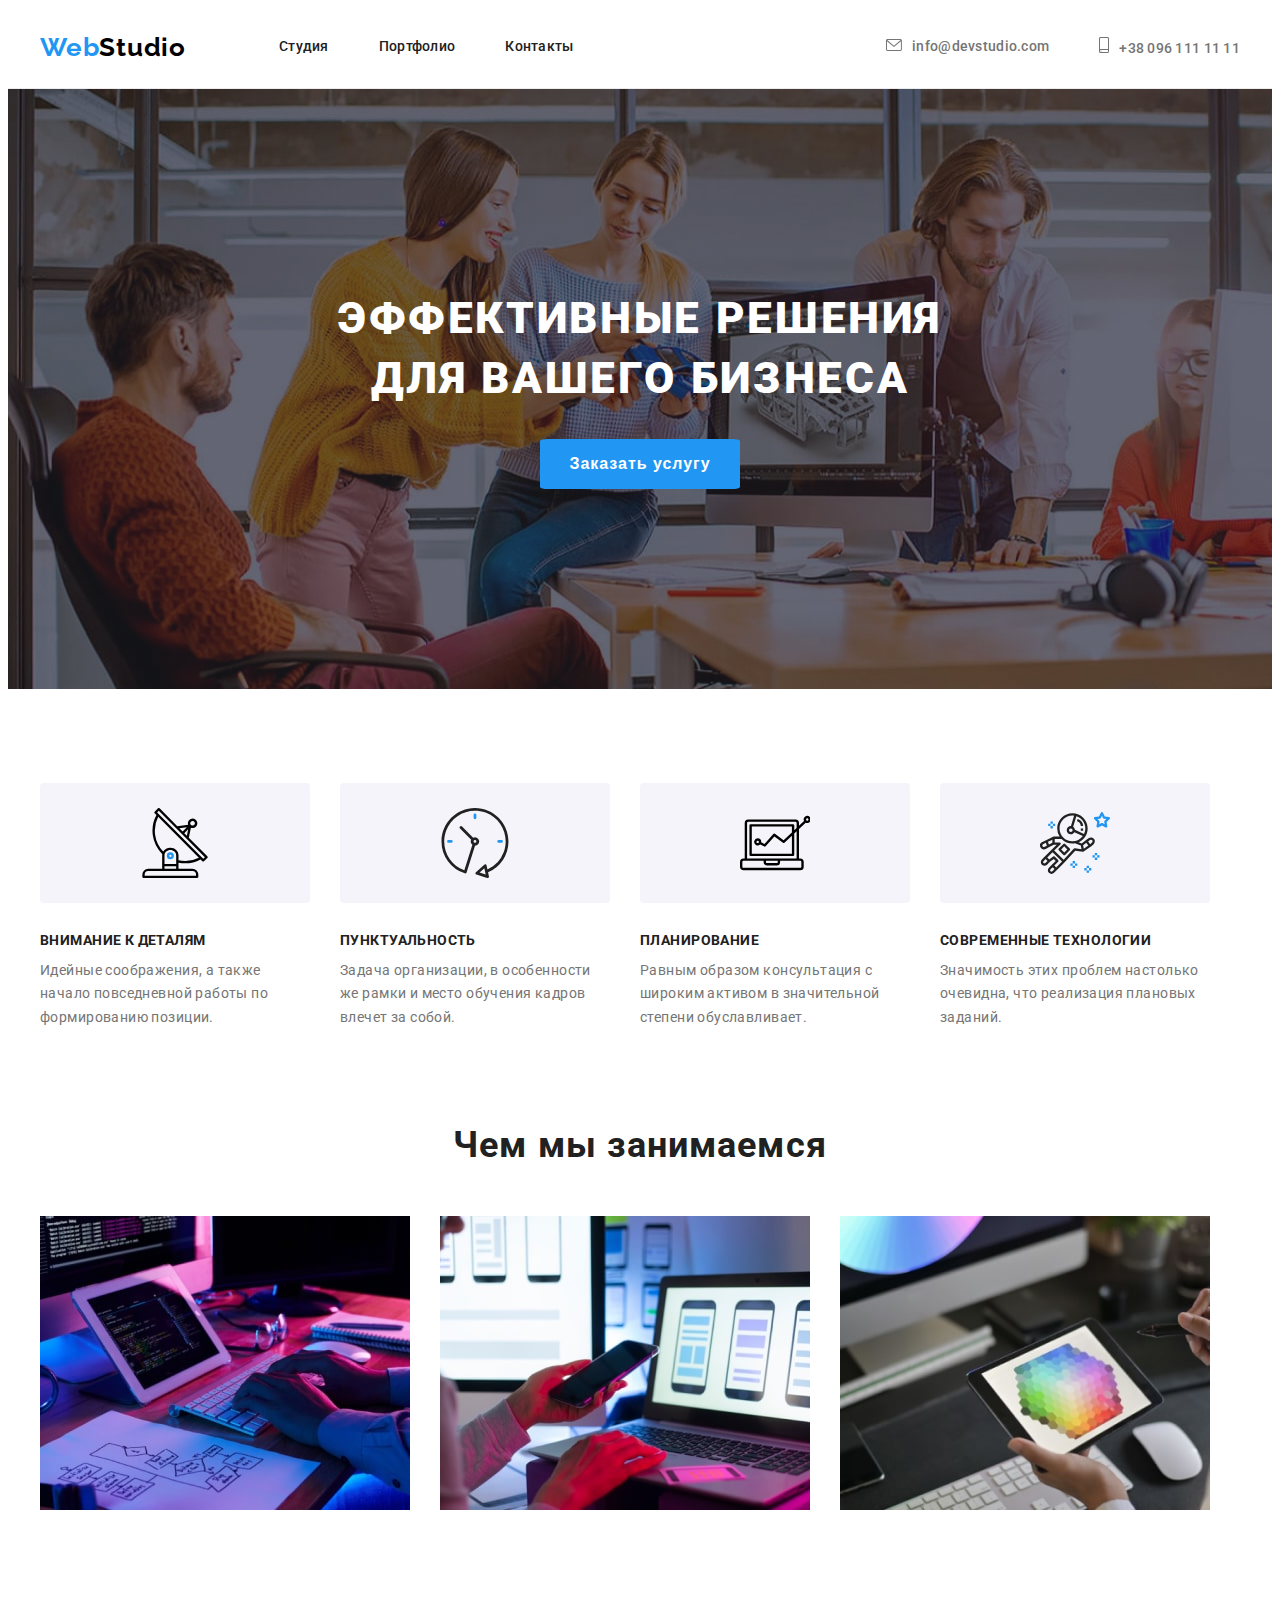
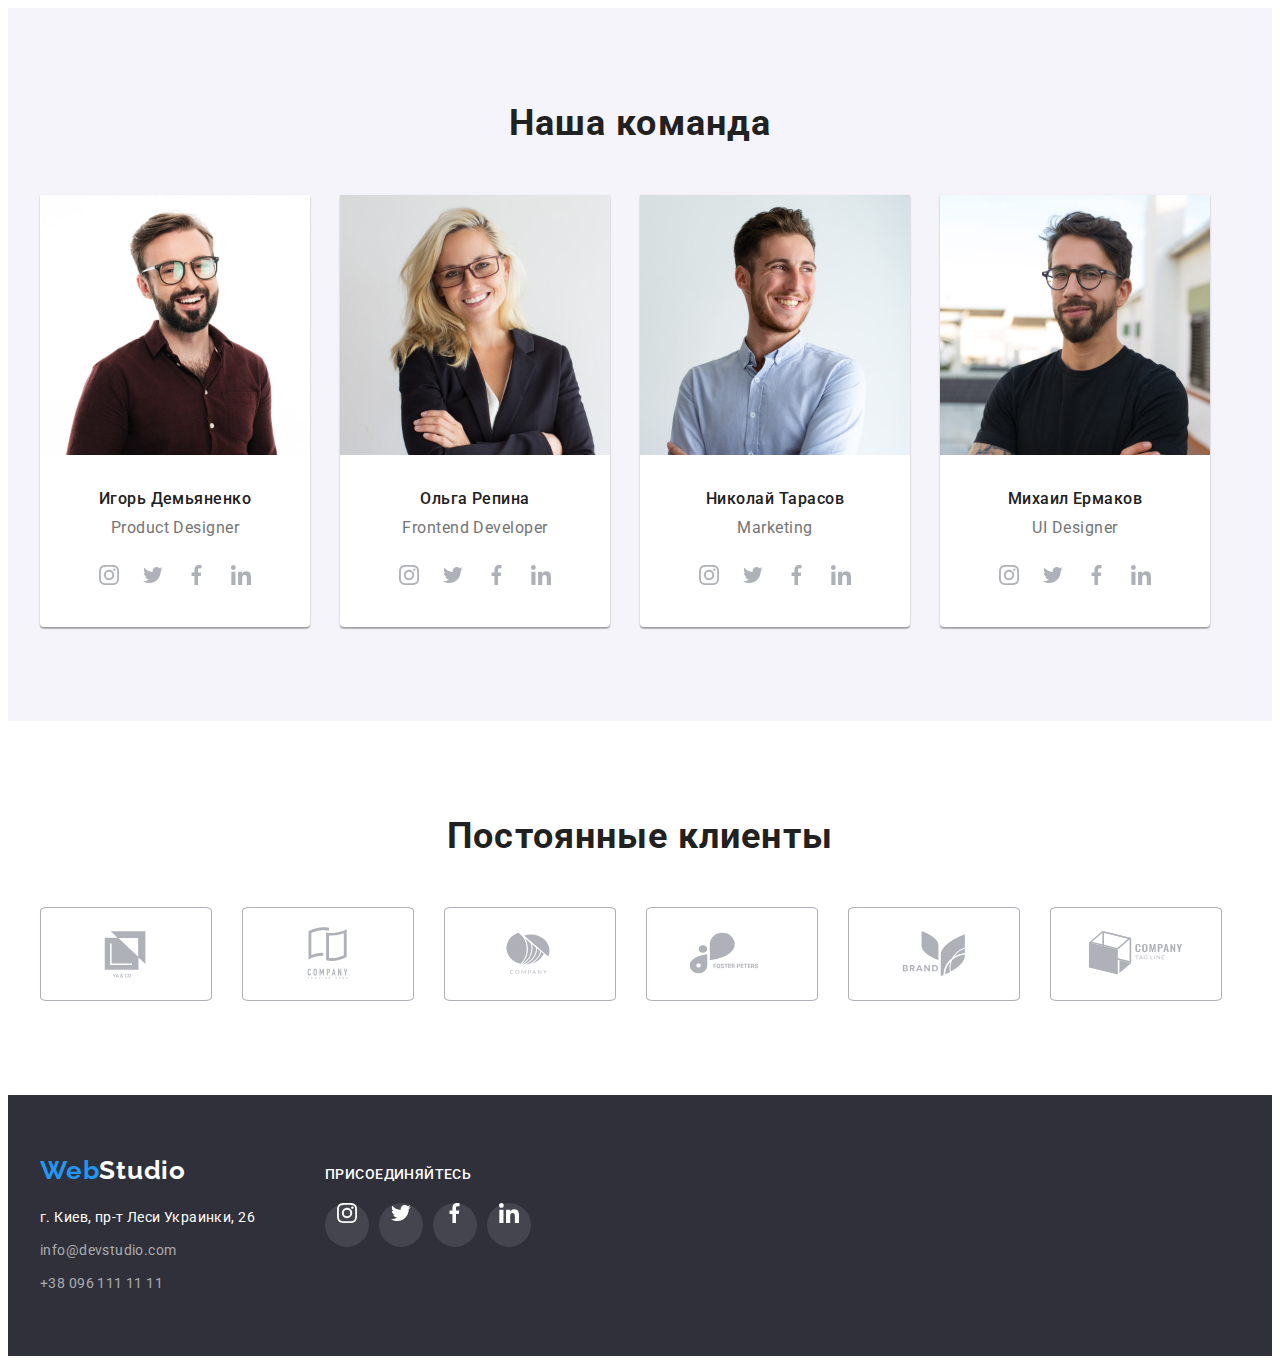
<file: index.html>
<!DOCTYPE html>
<html lang="ru">
<head>
    <meta charset="UTF-8">
    <meta http-equiv="X-UA-Compatible" content="IE=edge">
    <meta name="viewport" content="width=device-width, initial-scale=1.0">
    <link rel="preconnect" href="https://fonts.googleapis.com">
    <link rel="preconnect" href="https://fonts.gstatic.com" crossorigin>
    <link href="https://fonts.googleapis.com/css2?family=Raleway:wght@700&family=Roboto:wght@400;500;700;900&display=swap"
        rel="stylesheet">
<link rel="stylesheet" href="https://cdnjs.cloudflare.com/ajax/libs/modern-normalize/1.1.0/modern-normalize.min.css"
    integrity="sha512-wpPYUAdjBVSE4KJnH1VR1HeZfpl1ub8YT/NKx4PuQ5NmX2tKuGu6U/JRp5y+Y8XG2tV+wKQpNHVUX03MfMFn9Q=="
    crossorigin="anonymous" referrerpolicy="no-referrer" />
    <link rel="stylesheet" href="./css/styles.css">
    <title>Студия</title>
</head>
<body>
    <!--Верстка хеддера-->
    <header class="header">
        <div class="container header-container">
            <div class="header-logo">
        <a class="link logo" href="#0"><span class="logo-first">Web</span>Studio</a>
        </div>
        <nav class="header-navigation">
            <ul class="list header-list">
                <li class="header-item"><a class="link  header-link" href="./index.html">Студия</a></li>
                <li class="header-item"><a class="link header-link" href="./portfolio.html">Портфолио</a></li>
                <li class="header-item"><a class="link header-link" href="#0">Контакты</a></li>
            </ul>
        </nav>
        <div class="header-connect">
        <ul class="list header-contacts">
        <li class="header-contacts-item">
            
            <a class="link header-mail" href="mailto:info@devstudio.com">
                <svg class="header-icon">
                <use href="./img/icon.svg#icon-mail" width='16' height='12'></use>
            </svg>info@devstudio.com</a></li>
        <li>
            <a class="link header-tel" href="tel:+380961111111">
                <svg class="header-icon tel-icon">
                <use href="./img/icon.svg#icon-tel" width='10' height='16'></use>
            </svg>+38 096 111 11 11</a></li>
        </ul>
        </div>
        </div>
    </header>
    <!--Контент страницы-->
    <main class="main-content">
        <!--Hero-->
        <section class="hero section">
            <div class="hero-container container">
            <h1 class="hero-title">Эффективные решения для вашего бизнеса</h1>
            <button class="hero-button" type="button">Заказать услугу</button>
            </div>
        </section>
        <!--Особенности-->
        <section class="features section">
            <div class="container features-container">
            <h2 class="visually-hidden">Особенности</h2>
            <ul class="list features-list list">
                <li class="features-list-item">
                    <div class="features-thumb">
                    <svg class="features-icon">
                        <use href="./img/icon.svg#icon-antenna" width='70' height='70'></use>
                    </svg>
                    </div>
                    <h3 class="features-list-subtitle">Внимание к деталям</h3>
                    <p class="features-list-text">Идейные соображения, а также начало повседневной работы по формированию позиции.</p>
                </li>
                <li class="features-list-item">
                    <div class="features-thumb">
                        <svg class="features-icon">
                            <use href="./img/icon.svg#icon-clock" width='70' height='70'></use>
                        </svg>
                    </div>
                    <h3 class="features-list-subtitle">Пунктуальность</h3>
                    <p class="features-list-text">Задача организации, в особенности же рамки и место обучения кадров влечет за собой.</p>
                </li>
                <li class="features-list-item">
                    <div class="features-thumb">
                        <svg class="features-icon">
                            <use href="./img/icon.svg#icon-Vector" width='70' height='70'></use>
                        </svg>
                    </div>
                    <h3 class="features-list-subtitle">Планирование</h3>
                    <p class="features-list-text">Равным образом консультация с широким активом в значительной степени обуславливает.</p>
                </li>
                <li class="features-list-item">
                    <div class="features-thumb">
                        <svg class="features-icon">
                            <use href="./img/icon.svg#icon-astronaut" width='70' height='70'></use>
                        </svg>
                    </div>
                    <h3 class="features-list-subtitle">Современные технологии</h3>
                    <p class="features-list-text">Значимость этих проблем настолько очевидна, что реализация плановых заданий.</p>
                </li>
            </ul>
            </div>
        </section>
            <!-- Чем мы занимаемся -->
        <section class="what-we-do section">
            <div class="container what-we-do-container">
            <h2 class="features-list-title">Чем мы занимаемся</h2>
            <ul class="list features-list-pictures">
                <li class="list-picture"><img src="./img/img1.jpeg" alt="Примеры того чем мы занимаемся" width="370" height="294"></li>
                <li class="list-picture"><img src="./img/img2.jpeg" alt="Примеры того чем мы занимаемся" width="370" height="294"></li>
                <li class="list-picture"><img src="./img/img3.jpeg" alt="Примеры того чем мы занимаемся" width="370" height="294"></li>
            </ul>
            </div>
        </section>
        <!--Наша команда-->
        <section class="our-team section">
            <div class="container our-team-container">
            <h2 class="our-team-title">Наша команда</h2>
            <ul class="list our-team-list">
                <li class="our-team-item">
                    <img class="our-team-image" src="./img/team/img1.jpeg" alt="Участник команды" width="270" height="260">
                    <div class="our-team-item-bottom">
                    <h3 class="our-team-subtitle">Игорь Демьяненко</h3>
                    <p class="our-team-text" lang="en">Product Designer</p>
                    <ul class="our-team-social-list list">
                        <li class="our-team-social-item">
                            <a class="our-team-social-link link" href="#0">
                                <svg class="our-team-social-image">
                                    <use href='./img/icon.svg#icon-instagram'width='20' height='20'></use>
                                </svg>
                            </a>
                        </li>
                        <li class="our-team-social-item">
                            <a class="our-team-social-link link" href="#0">
                                <svg class="our-team-social-image">
                                    <use href='./img/icon.svg#icon-twitter' width='20' height='20'></use>
                                </svg>
                            </a>
                        </li>
                        <li class="our-team-social-item">
                            <a class="our-team-social-link link" href="#0">
                                <svg class="our-team-social-image">
                                    <use href='./img/icon.svg#icon-facebook' width='20' height='20'></use>
                                </svg>
                            </a>
                        </li>
                        <li class="our-team-social-item">
                            <a  class="our-team-social-link link" class="our-team-social-link link" href="#0">
                                <svg class="our-team-social-image">
                                    <use href='./img/icon.svg#icon-linkedin' width='20' height='20'></use>
                                </svg>
                            </a>
                        </li>
                    </ul>
                    </div>
                </li>
                <li class="our-team-item">
                    <img class="our-team-image" src="./img/team/img2.jpeg" alt="Участник команды" width="270" height="260">
                    <div class="our-team-item-bottom">
                    <h3 class="our-team-subtitle">Ольга Репина</h3>
                    <p class="our-team-text" lang="en">Frontend Developer</p>
                    <ul class="our-team-social-list list">
                        <li class="our-team-social-item">
                            <a class="our-team-social-link link" class="our-team-social-link link" href="#0">
                                <svg class="our-team-social-image">
                                    <use href='./img/icon.svg#icon-instagram' width='20' height='20'></use>
                                </svg>
                            </a>
                        </li>
                        <li class="our-team-social-item">
                            <a class="our-team-social-link link" class="our-team-social-link link" href="#0">
                                <svg class="our-team-social-image">
                                    <use href='./img/icon.svg#icon-twitter' width='20' height='20'></use>
                                </svg>
                            </a>
                        </li>
                        <li class="our-team-social-item">
                            <a class="our-team-social-link link" class="our-team-social-link link" href="#0">
                                <svg class="our-team-social-image">
                                    <use href='./img/icon.svg#icon-facebook' width='20' height='20'></use>
                                </svg>
                            </a>
                        </li>
                        <li class="our-team-social-item">
                            <a class="our-team-social-link link" class="our-team-social-link link" href="#0">
                                <svg class="our-team-social-image">
                                    <use href='./img/icon.svg#icon-linkedin' width='20' height='20'></use>
                                </svg>
                            </a>
                        </li>
                    </ul>
                    </div>
                </li>
                <li class="our-team-item">
                    <img class="our-team-image" src="./img/team/img3.jpeg" alt="Участник команды" width="270" height="260">
                    <div class="our-team-item-bottom">
                    <h3 class="our-team-subtitle">Николай Тарасов</h3>
                    <p class="our-team-text" lang="en">Marketing</p>
                    <ul class="our-team-social-list list">
                        <li class="our-team-social-item">
                            <a class="our-team-social-link link" href="#0">
                                <svg class="our-team-social-image">
                                    <use href='./img/icon.svg#icon-instagram' width='20' height='20'></use>
                                </svg>
                            </a>
                        </li>
                        <li class="our-team-social-item">
                            <a class="our-team-social-link link" href="#0">
                                <svg class="our-team-social-image">
                                    <use href='./img/icon.svg#icon-twitter' width='20' height='20'></use>
                                </svg>
                            </a>
                        </li>
                        <li class="our-team-social-item">
                            <a class="our-team-social-link link" href="#0">
                                <svg class="our-team-social-image">
                                    <use href='./img/icon.svg#icon-facebook' width='20' height='20'></use>
                                </svg>
                            </a>
                        </li>
                        <li class="our-team-social-item">
                            <a class="our-team-social-link link" href="#0">
                                <svg class="our-team-social-image">
                                    <use href='./img/icon.svg#icon-linkedin' width='20' height='20'></use>
                                </svg>
                            </a>
                        </li>
                    </ul>
                    </div>
                </li>
                <li class="our-team-item">
                    <img class="our-team-image" src="./img/team/img4.jpeg" alt="Участник команды" width="270" height="260">
                    <div class="our-team-item-bottom">
                    <h3 class="our-team-subtitle">Михаил Ермаков</h3>
                    <p class="our-team-text" lang="en">UI Designer</p>
                    <ul class="our-team-social-list list">
                        <li class="our-team-social-item">
                            <a class="our-team-social-link link" href="#0">
                                <svg class="our-team-social-image">
                                    <use href='./img/icon.svg#icon-instagram' width='20' height='20'></use>
                                </svg>
                            </a>
                        </li>
                        <li class="our-team-social-item">
                            <a class="our-team-social-link link" href="#0">
                                <svg class="our-team-social-image">
                                    <use href='./img/icon.svg#icon-twitter' width='20' height='20'></use>
                                </svg>
                            </a>
                        </li>
                        <li class="our-team-social-item">
                            <a class="our-team-social-link link" href="#0">
                                <svg class="our-team-social-image">
                                    <use href='./img/icon.svg#icon-facebook' width='20' height='20'></use>
                                </svg>
                            </a>
                        </li>
                        <li class="our-team-social-item">
                            <a class="our-team-social-link link" href="#0">
                                <svg class="our-team-social-image">
                                    <use href='./img/icon.svg#icon-linkedin' width='20' height='20'></use>
                                </svg>
                            </a>
                        </li>
                    </ul>
                    </div>
                </li>
            </ul>
            </div>
        </section>
        <!--Постоянные клиенты-->
        <section class="regular-customers container">
            <h2 class="regular-customers-title">Постоянные клиенты</h2>
            <ul class="list regular-customers-list">
                <li class="regular-customers-item">
                    <a class="regular-customers-link link" href="#0">
                    <svg class="regular-customers-image">
                    <use href='./img/icon.svg#icon-Logo'></use>
                    </svg></a>
                </li>
                <li class="regular-customers-item">
                    <a class="regular-customers-link link" href="#0">
                    <svg class="regular-customers-image">
                        <use href='./img/icon.svg#icon-Logo2'></use>
                    </svg></a>
                </li>
                <li class="regular-customers-item">
                    <a class="regular-customers-link link" href="#0">
                    <svg class="regular-customers-image">
                        <use href='./img/icon.svg#icon-Logo3'></use>
                    </svg>
                    </a>
                </li>
                <li class="regular-customers-item">
                    <a class="regular-customers-link link" href="#0">
                    <svg class="regular-customers-image">
                        <use href='./img/icon.svg#icon-Logo4'></use>
                    </svg>
                    </a>
                </li>
                <li class="regular-customers-item">
                    <a class="regular-customers-link link" href="#0">
                    <svg class="regular-customers-image">
                        <use href='./img/icon.svg#icon-Logo5'></use>
                    </svg>
                    </a>
                </li>
                <li class="regular-customers-item">
                    <a class="regular-customers-link link" href="#0">
                    <svg class="regular-customers-image">
                        <use href='./img/icon.svg#icon-Logo6'></use>
                    </svg>
                    </a>
                </li>
            </ul>
        </section>
    </main>
    <!--Создание подвала-->
    <footer class="footer">
        <div class="footer-main-container container">
        <div class="footer-container">
        <a class="link logo-footer" href="#0"><span class="logo-first">Web</span>Studio</a>
        <address class="address-title">
            <ul class="list footer-contacts">
                <li class="footer-list-item"><a class="link map-navigation" href="https://goo.gl/maps/PW8hdYivpTVeAPPN6" target="_blank">г. Киев, пр-т Леси Украинки, 26</a></li>
                <li class="footer-list-item"><a class="link footer-mail" href="mailto:info@devstudio.com">info@devstudio.com</a></li>
                <li class="footer-list-item"><a class="link footer-tel" href="tel:+380961111111">+38 096 111 11 11</a></li>
            </ul>
        </div>
        </address>
        <div class="container our-social-container">
        <h3 class="our-social-title">ПРИСОЕДИНЯЙТЕСЬ</h3>
        <ul class="our-social-list list">
            <li class="our-social-item">
                <a class="link our-social-link" href="#0">
                    <svg class="our-social-image">
                        <use href='./img/icon.svg#icon-instagram' width='20' height='20'></use>
                    </svg>
                </a>
            </li>
            <li class="our-social-item">
                <a class="link our-social-link" href="#0">
                    <svg class="our-social-image">
                        <use href='./img/icon.svg#icon-twitter' width='20' height='20'></use>
                    </svg>
                </a>
            </li>
            <li class="our-social-item">
                <a class="link our-social-link" href="#0">
                    <svg class="our-social-image">
                        <use href='./img/icon.svg#icon-facebook' width='20' height='20'></use>
                    </svg>
                </a>
            </li>
            <li class="our-social-item">
                <a class="link our-social-link" href="#0">
                    <svg class="our-social-image">
                        <use href='./img/icon.svg#icon-linkedin' width='20' height='20'></use>
                    </svg>
                </a>
            </li>
        </ul>
        </div>
        </div>
    </footer>
</body>
</html>
</file>
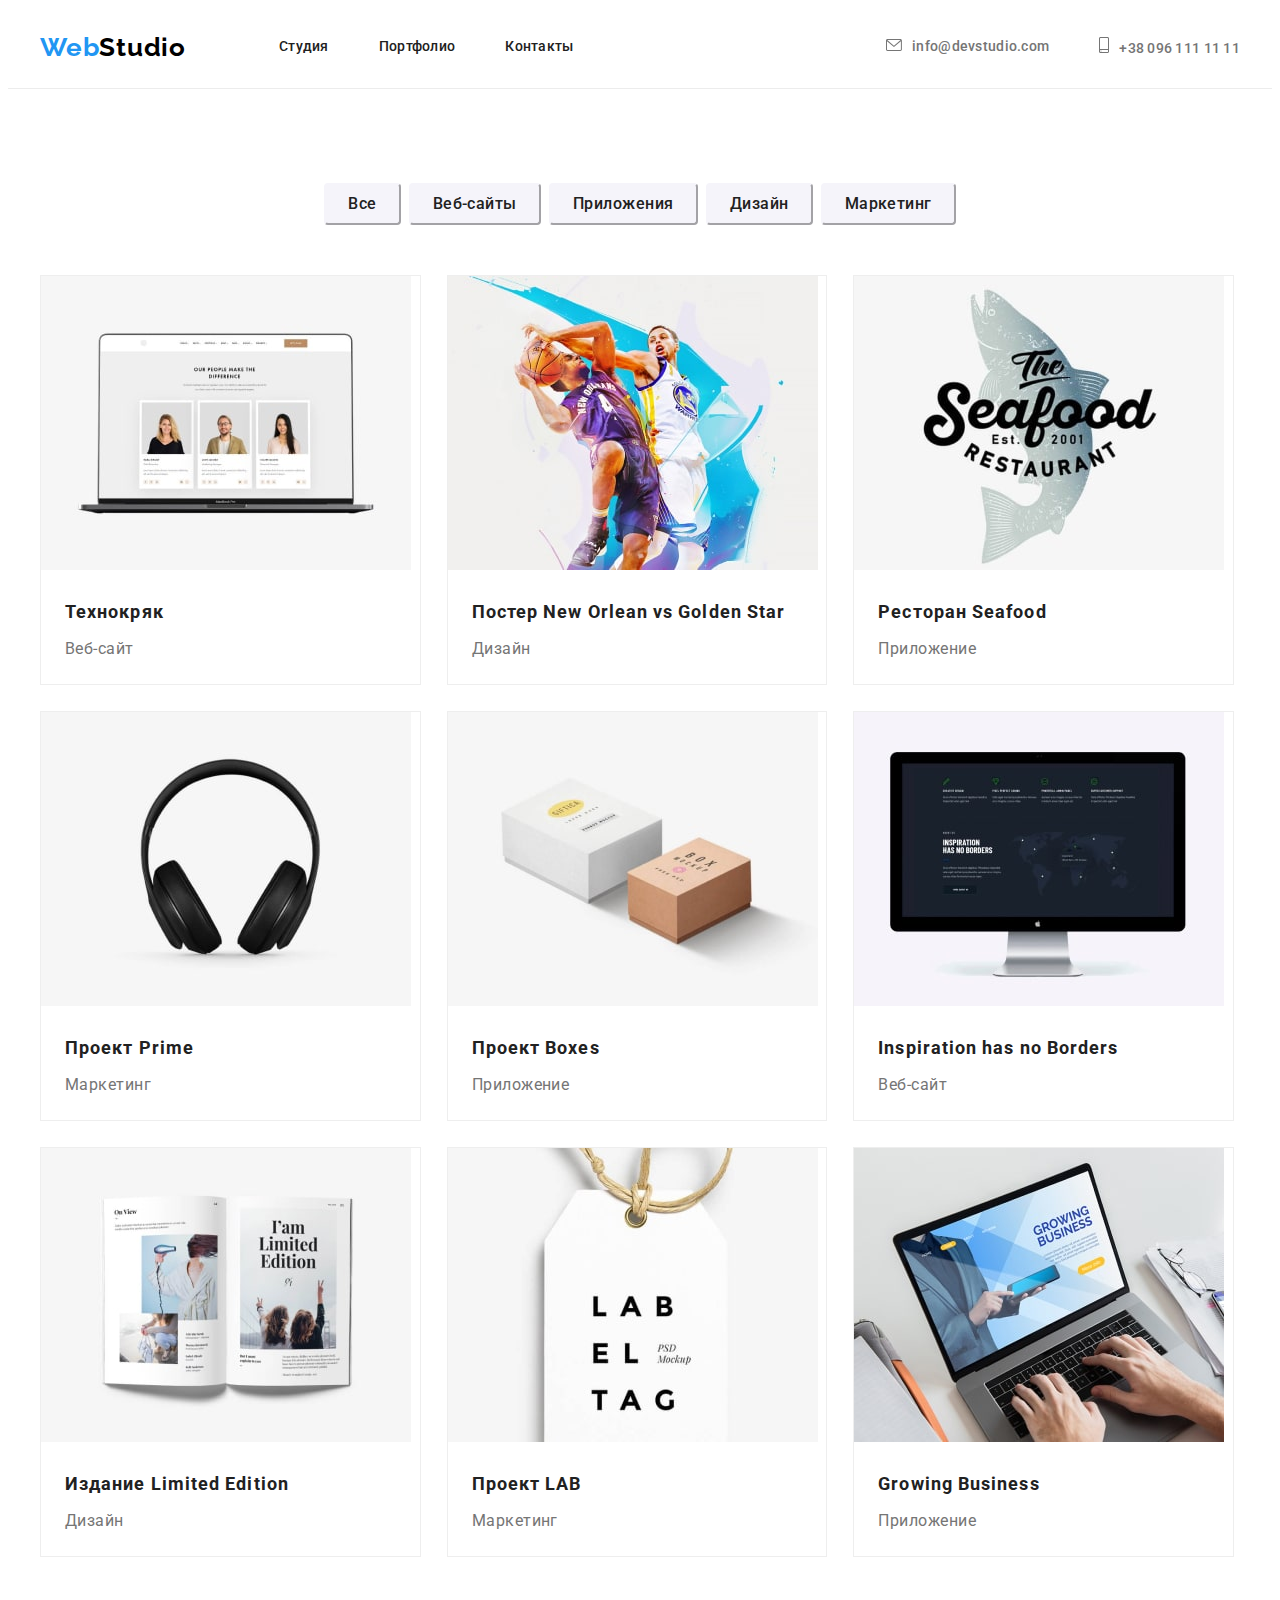
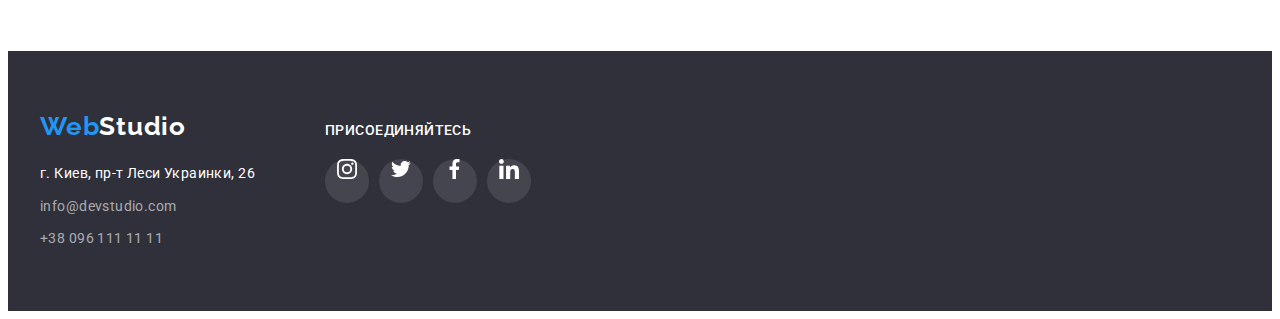
<file: portfolio.html>
<!DOCTYPE html>
<html lang="en">
<head>
    <meta charset="UTF-8">
    <meta http-equiv="X-UA-Compatible" content="IE=edge">
    <meta name="viewport" content="width=device-width, initial-scale=1.0">
    <link rel="preconnect" href="https://fonts.googleapis.com">
    <link rel="preconnect" href="https://fonts.gstatic.com" crossorigin>
    <link href="https://fonts.googleapis.com/css2?family=Raleway:wght@700&family=Roboto:wght@400;500;700;900&display=swap"
        rel="stylesheet">
        <link rel="stylesheet" href="https://cdnjs.cloudflare.com/ajax/libs/modern-normalize/1.1.0/modern-normalize.min.css"
            integrity="sha512-wpPYUAdjBVSE4KJnH1VR1HeZfpl1ub8YT/NKx4PuQ5NmX2tKuGu6U/JRp5y+Y8XG2tV+wKQpNHVUX03MfMFn9Q=="
            crossorigin="anonymous" referrerpolicy="no-referrer" />
    <link rel="stylesheet" href="./css/styles.css">
    <title>Портфолио</title>
</head>
<body>
    <!--Верстка хеддера-->
    <header class="header">
        <div class="container header-container">
            <div class="header-logo">
                <a class="link logo" href="#0"><span class="logo-first">Web</span>Studio</a>
            </div>
            <nav class="header-navigation">
                <ul class="list header-list">
                    <li class="header-item"><a class="link  header-link" href="./index.html">Студия</a></li>
                    <li class="header-item"><a class="link header-link" href="./portfolio.html">Портфолио</a></li>
                    <li class="header-item"><a class="link header-link" href="#0">Контакты</a></li>
                </ul>
            </nav>
            <div class="header-connect">
                <ul class="list header-contacts">
                    <li class="header-contacts-item">
            
                        <a class="link header-mail" href="mailto:info@devstudio.com">
                            <svg class="header-icon">
                                <use href="./img/icon.svg#icon-mail" width='16' height='12'></use>
                            </svg>info@devstudio.com</a>
                    </li>
                    <li>
                        <a class="link header-tel" href="tel:+380961111111">
                            <svg class="header-icon tel-icon">
                                <use href="./img/icon.svg#icon-tel" width='10' height='16'></use>
                            </svg>+38 096 111 11 11</a>
                    </li>
                </ul>
            </div>
            </div>
    </header>
    <main>
        <!--Список кнопок-->
        <h1 class="visually-hidden">Наши портфолио и их перечень</h1>
        <section class="section">
            <div class="container portfolio-container">
            <h2 class="visually-hidden">Фильтр портфолио</h2>
            <ul class="list button-list">
                <li class="button-item"><button class="button-style button-cursor-style" type="button">Все</button></li>
                <li class="button-item"><button class="button-style button-cursor-style" type="button">Веб-сайты</button></li>
                <li class="button-item"><button class="button-style button-cursor-style" type="button">Приложения</button></li>
                <li class="button-item"><button class="button-style button-cursor-style" type="button">Дизайн</button></li>
                <li class="button-item"><button class="button-style button-cursor-style" type="button">Маркетинг</button></li>
            </ul>
        <!--Перечень портфолио-->
            <ul class="list portfolio-list">
                <li class="portfolio-item"><a class="link portfolio-link" href="#0">
                    <img class="portfolio-image" src="./img/portfolioo/portfolio1.jpeg" alt="Логотип портфолио" width="370px">
                    <div class="portfolio-text-styles">
                        <h3 class="portfolio-list-subtitle">Технокряк</h3>
                        <p class="portfolio-list-text">Веб-сайт</p>
                    </div>
                </a>
                </li>
                <li class="portfolio-item"><a class="link portfolio-link" href="#0"><img class="portfolio-image" src="./img/portfolioo/portfolio2.jpeg" alt="Логотип примера портфолио" width="370px">
                <div class="portfolio-text-styles">
                    <h3 class="portfolio-list-subtitle">Постер New Orlean vs Golden Star</h3>
                    <p class="portfolio-list-text">Дизайн</p>
                </div>
                </a>
                </li>
                <li class="portfolio-item"><a class="link portfolio-link" href="#0"><img class="portfolio-image" src="./img/portfolioo/portfolio3.jpeg" alt="Логотип примера портфолио" width="370px">
                <div class="portfolio-text-styles">
                    <h3 class="portfolio-list-subtitle">Ресторан Seafood</h3>
                    <p class="portfolio-list-text">Приложение</p>
                </div></a>
                </li>
                <li class="portfolio-item"><a class="link portfolio-link" href="#0"><img class="portfolio-image" src="./img/portfolioo/portfolio4.jpeg" alt="Логотип примера портфолио" width="370px">
                <div class="portfolio-text-styles">
                    <h3 class="portfolio-list-subtitle">Проект Prime</h3>
                    <p class="portfolio-list-text">Маркетинг</p>
                </div>
                </a>
                </li>
                <li class="portfolio-item"><a class="link portfolio-link" href="#0"><img class="portfolio-image" src="./img/portfolioo/portfolio5.jpeg" alt="Логотип примера портфолио" width="370px">
                <div class="portfolio-text-styles">
                    <h3 class="portfolio-list-subtitle">Проект Boxes</h3>
                    <p class="portfolio-list-text">Приложение</p>
                </div>
                </a>
                </li>
                <li class="portfolio-item"><a class="link portfolio-link"  href="#0"><img class="portfolio-image" src="./img/portfolioo/portfolio6.jpeg" alt="Логотип примера портфолио" width="370px">
                    <div class="portfolio-text-styles">
                    <h3 class="portfolio-list-subtitle">Inspiration has no Borders</h3>
                    <p class="portfolio-list-text">Веб-сайт</p>
                </div>
                </a>
                </li>
                <li class="portfolio-item"><a class="link portfolio-link" href="#0"><img class="portfolio-image" src="./img/portfolioo/portfolio7.jpeg" alt="Логотип примера портфолио" width="370px">
                <div class="portfolio-text-styles">
                    <h3 class="portfolio-list-subtitle">Издание Limited Edition</h3>
                    <p class="portfolio-list-text">Дизайн</p>
                </div></a>
                </li>
                <li class="portfolio-item"><a class="link portfolio-link" href="#0"><img class="portfolio-image" src="./img/portfolioo/portfolio8.jpeg" alt="Логотип примера портфолио" width="370px">
                <div class="portfolio-text-styles">
                    <h3 class="portfolio-list-subtitle">Проект LAB</h3>
                    <p class="portfolio-list-text">Маркетинг</p>
                </div>
                </a>
                </li>
                <li class="portfolio-item"><a class="link portfolio-link" href="#0"><img class="portfolio-image" src="./img/portfolioo/portfolio9.jpeg" alt="Логотип примера портфолио" width="370px">
                <div class="portfolio-text-styles">
                    <h3 class="portfolio-list-subtitle">Growing Business</h3>
                    <p class="portfolio-list-text">Приложение</p>
                </div>
                </a>
                </li>
            </ul>
            </div>
        </section>
    </main>
        <!--Создание подвала-->
    <footer class="footer">
        <div class="footer-main-container container">
            <div class="footer-container">
                <a class="link logo-footer" href="#0"><span class="logo-first">Web</span>Studio</a>
                <address class="address-title">
                    <ul class="list footer-contacts">
                        <li class="footer-list-item"><a class="link map-navigation"
                                href="https://goo.gl/maps/PW8hdYivpTVeAPPN6" target="_blank">г. Киев, пр-т Леси Украинки,
                                26</a></li>
                        <li class="footer-list-item"><a class="link footer-mail"
                                href="mailto:info@devstudio.com">info@devstudio.com</a></li>
                        <li class="footer-list-item"><a class="link footer-tel" href="tel:+380961111111">+38 096 111 11
                                11</a></li>
                    </ul>
            </div>
            </address>
            <div class="container our-social-container">
                <h3 class="our-social-title">ПРИСОЕДИНЯЙТЕСЬ</h3>
                <ul class="our-social-list list">
                    <li class="our-social-item">
                        <a class="link our-social-link" href="#0">
                            <svg class="our-social-image">
                                <use href='./img/icon.svg#icon-instagram' width='20' height='20'></use>
                            </svg>
                        </a>
                    </li>
                    <li class="our-social-item">
                        <a class="link our-social-link" href="#0">
                            <svg class="our-social-image">
                                <use href='./img/icon.svg#icon-twitter' width='20' height='20'></use>
                            </svg>
                        </a>
                    </li>
                    <li class="our-social-item">
                        <a class="link our-social-link" href="#0">
                            <svg class="our-social-image">
                                <use href='./img/icon.svg#icon-facebook' width='20' height='20'></use>
                            </svg>
                        </a>
                    </li>
                    <li class="our-social-item">
                        <a class="link our-social-link" href="#0">
                            <svg class="our-social-image">
                                <use href='./img/icon.svg#icon-linkedin' width='20' height='20'></use>
                            </svg>
                        </a>
                    </li>
                </ul>
            </div>
        </div>
    </footer>
</body>
</html>
</file>
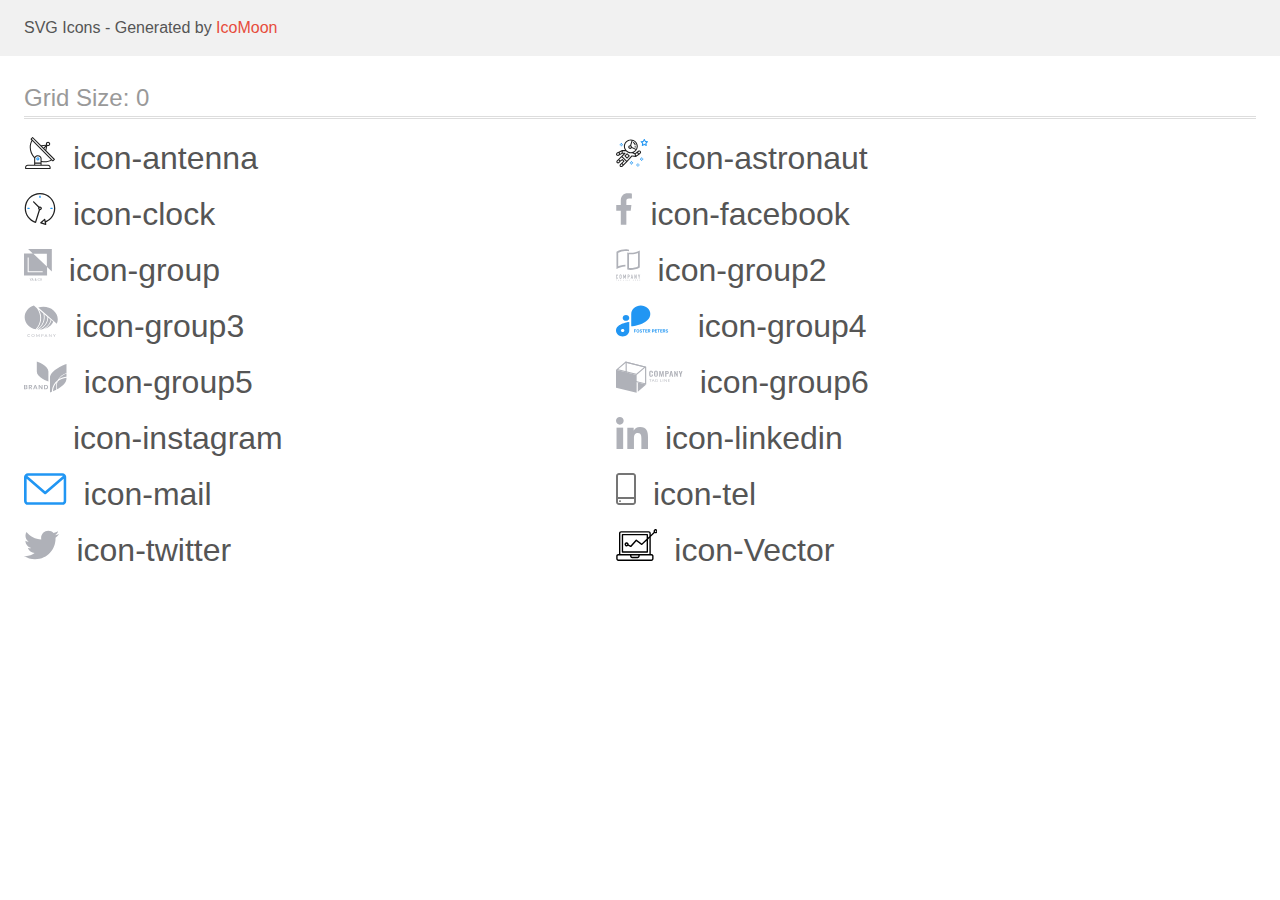
<file: img/icomoon/demo.html>
<!doctype html>
<html>
<head>
    <title>IcoMoon - SVG Icons</title>
    <meta charset="utf-8">
    <meta name="viewport" content="width=device-width, initial-scale=1">
    <link rel="stylesheet" href="demo-files/demo.css">
    <link rel="stylesheet" href="style.css">
</head>
<body>
<svg aria-hidden="true" style="position: absolute; width: 0; height: 0; overflow: hidden;" version="1.1" xmlns="http://www.w3.org/2000/svg" xmlns:xlink="http://www.w3.org/1999/xlink">
<defs>
<symbol id="icon-antenna" viewBox="0 0 32 32">
<path fill="#212121" style="fill: var(--color1, #212121)" d="M30.773 22.098l-8.443-8.505 0.937-4.615c0.242 0.094 0.499 0.144 0.758 0.146h0.006c1.192 0.014 2.17-0.941 2.184-2.133s-0.941-2.17-2.133-2.184c-1.192-0.014-2.17 0.941-2.184 2.133-0.003 0.255 0.039 0.509 0.125 0.749l-4.96 0.605-8.091-8.133c-0.099-0.101-0.235-0.159-0.377-0.16-0.14 0.001-0.274 0.056-0.373 0.155l-1.513 1.504c-0.208 0.208-0.208 0.546 0 0.754l0.814 0.826c-3.153 5.798-2.129 12.978 2.519 17.663 0.043 0.041 0.092 0.074 0.146 0.098-0.034 0.18-0.051 0.364-0.052 0.547v6.187h-6.4c-1.472 0.002-2.665 1.195-2.667 2.667v1.067c0 0.295 0.239 0.533 0.533 0.533h24.533c0.295 0 0.533-0.239 0.533-0.533v-1.067c-0.002-1.472-1.195-2.665-2.667-2.667h-6.4v-2.742c1.003 0.21 2.024 0.317 3.049 0.32 2.458-0.003 4.877-0.615 7.040-1.783l0.818 0.823c0.099 0.101 0.235 0.159 0.377 0.16 0.14-0.001 0.274-0.056 0.373-0.155l1.513-1.504c0.208-0.208 0.208-0.546 0-0.754zM23.28 6.233c0.418-0.415 1.093-0.414 1.508 0.004s0.414 1.093-0.004 1.508c-0.2 0.199-0.47 0.31-0.752 0.31h-0.003c-0.589-0.003-1.064-0.483-1.061-1.072 0.002-0.282 0.115-0.552 0.314-0.751h-0.002zM22.024 9.738l-0.598 2.946-1.175-1.182 1.774-1.763zM21.419 8.836l-1.92 1.909-1.485-1.493 3.405-0.415zM24.004 28.8c0.884 0 1.6 0.716 1.6 1.6v0.533h-23.467v-0.533c0-0.884 0.716-1.6 1.6-1.6h20.267zM16.537 26.667v1.067h-5.333v-1.067h5.333zM11.204 25.6v-4.053c0-1.294 1.196-2.347 2.667-2.347s2.667 1.053 2.667 2.347v4.053h-5.333zM17.604 23.904v-2.357c0-1.882-1.675-3.413-3.733-3.413-1.331-0.020-2.576 0.657-3.281 1.786-4.058-4.274-4.971-10.645-2.279-15.887l18.602 18.708c-2.872 1.461-6.165 1.873-9.309 1.163zM28.893 23.22l-21.057-21.181 0.755-0.752 7.935 7.98c0.004 0 0.006 0.007 0.010 0.010l13.115 13.191-0.757 0.752z"></path>
<path fill="#2196f3" style="fill: var(--color2, #2196f3)" d="M13.876 20.267h-0.005c-0.884-0.001-1.601 0.714-1.602 1.598s0.714 1.601 1.598 1.602h0.005c0.884 0.001 1.601-0.714 1.602-1.598s-0.714-1.601-1.598-1.602zM14.249 22.245c-0.1 0.1-0.236 0.156-0.378 0.155-0.295-0.002-0.532-0.242-0.531-0.536 0.001-0.141 0.057-0.276 0.157-0.375s0.233-0.154 0.373-0.155c0.295 0.002 0.532 0.241 0.53 0.536-0.001 0.141-0.057 0.276-0.157 0.375h0.005z"></path>
</symbol>
<symbol id="icon-astronaut" viewBox="0 0 32 32">
<path fill="#2196f3" style="fill: var(--color2, #2196f3)" d="M31.974 4.524c-0.063-0.193-0.229-0.333-0.43-0.363l-1.91-0.278-0.855-1.731c-0.179-0.365-0.777-0.365-0.956 0l-0.855 1.731-1.91 0.278c-0.201 0.029-0.367 0.17-0.431 0.363-0.062 0.193-0.011 0.405 0.135 0.547l1.383 1.348-0.326 1.903c-0.034 0.2 0.048 0.402 0.212 0.522 0.166 0.121 0.382 0.135 0.562 0.040l1.709-0.899 1.709 0.899c0.078 0.041 0.164 0.061 0.249 0.061 0.11 0 0.221-0.034 0.314-0.102 0.164-0.119 0.246-0.322 0.212-0.522l-0.326-1.903 1.383-1.348c0.145-0.142 0.197-0.354 0.135-0.547zM29.511 5.851c-0.125 0.122-0.183 0.299-0.153 0.472l0.191 1.114-1-0.526c-0.078-0.041-0.163-0.061-0.249-0.061s-0.17 0.020-0.249 0.061l-1.001 0.526 0.191-1.114c0.030-0.173-0.028-0.349-0.153-0.472l-0.81-0.789 1.119-0.163c0.174-0.025 0.324-0.134 0.402-0.292l0.5-1.013 0.5 1.013c0.078 0.157 0.228 0.267 0.402 0.292l1.119 0.163-0.809 0.789z"></path>
<path fill="#2196f3" style="fill: var(--color2, #2196f3)" d="M26.134 20.522h-1.067v1.067h1.067v-1.067z"></path>
<path fill="#2196f3" style="fill: var(--color2, #2196f3)" d="M26.134 22.656h-1.067v1.067h1.067v-1.067z"></path>
<path fill="#2196f3" style="fill: var(--color2, #2196f3)" d="M27.2 21.589h-1.067v1.067h1.067v-1.067z"></path>
<path fill="#2196f3" style="fill: var(--color2, #2196f3)" d="M25.067 21.589h-1.067v1.067h1.067v-1.067z"></path>
<path fill="#2196f3" style="fill: var(--color2, #2196f3)" d="M22.4 26.389h-1.067v1.067h1.067v-1.067z"></path>
<path fill="#2196f3" style="fill: var(--color2, #2196f3)" d="M22.4 28.522h-1.067v1.067h1.067v-1.067z"></path>
<path fill="#2196f3" style="fill: var(--color2, #2196f3)" d="M23.467 27.456h-1.067v1.067h1.067v-1.067z"></path>
<path fill="#2196f3" style="fill: var(--color2, #2196f3)" d="M21.333 27.456h-1.067v1.067h1.067v-1.067z"></path>
<path fill="#2196f3" style="fill: var(--color2, #2196f3)" d="M16 24.256h-1.067v1.067h1.067v-1.067z"></path>
<path fill="#2196f3" style="fill: var(--color2, #2196f3)" d="M16 26.389h-1.067v1.067h1.067v-1.067z"></path>
<path fill="#2196f3" style="fill: var(--color2, #2196f3)" d="M17.067 25.322h-1.067v1.067h1.067v-1.067z"></path>
<path fill="#2196f3" style="fill: var(--color2, #2196f3)" d="M14.933 25.322h-1.067v1.067h1.067v-1.067z"></path>
<path fill="#2196f3" style="fill: var(--color2, #2196f3)" d="M5.867 6.122h-1.067v1.067h1.067v-1.067z"></path>
<path fill="#2196f3" style="fill: var(--color2, #2196f3)" d="M5.867 8.255h-1.067v1.067h1.067v-1.067z"></path>
<path fill="#2196f3" style="fill: var(--color2, #2196f3)" d="M6.933 7.189h-1.067v1.067h1.067v-1.067z"></path>
<path fill="#2196f3" style="fill: var(--color2, #2196f3)" d="M4.8 7.189h-1.067v1.067h1.067v-1.067z"></path>
<path fill="#212121" style="fill: var(--color1, #212121)" d="M24.715 14.159c-0.287-0.388-0.709-0.637-1.188-0.705-0.481-0.068-0.956 0.058-1.34 0.352l-1.252 0.96-1.898 1.417-1.358-0.541c2.421-1.086 4.114-3.508 4.114-6.32 0-3.823-3.123-6.933-6.961-6.933s-6.961 3.11-6.961 6.933c0 1.386 0.414 2.674 1.12 3.758l-2.764-0.024c-0.002 0-0.003 0-0.005 0-0.009 0-0.015 0.004-0.023 0.005-0.053 0.002-0.105 0.013-0.155 0.031-0.013 0.005-0.026 0.008-0.038 0.013-0.006 0.003-0.013 0.003-0.019 0.006l-3.233 1.596c-0.001 0-0.001 0-0.001 0.001l-1.893 0.911c-0.021 0.009-0.042 0.021-0.063 0.035-0.755 0.502-1.012 1.489-0.598 2.295 0.22 0.429 0.595 0.745 1.056 0.889 0.178 0.055 0.359 0.083 0.539 0.083 0.29 0 0.577-0.071 0.839-0.211l1.388-0.738 2.264-1.169 1.357-0.008-5.442 5.416c-0.001 0.001-0.001 0.001-0.002 0.001l-1.339 1.333c-0.316 0.315-0.49 0.732-0.49 1.178s0.174 0.863 0.49 1.179c0.325 0.323 0.752 0.485 1.179 0.485s0.854-0.162 1.18-0.485l1.314-1.309 1.741-1.3 0.901 0.897-1.762 1.754c-0 0.001-0.001 0.001-0.002 0.001l-1.339 1.333c-0.316 0.315-0.49 0.732-0.49 1.178s0.174 0.863 0.49 1.179c0.325 0.323 0.753 0.485 1.18 0.485s0.855-0.162 1.18-0.485l3.482-3.467c0.001-0.001 0.001-0.001 0.001-0.002l1.010-1-0.004-0.004c0.006-0.006 0.015-0.009 0.022-0.015l5.166-5.658 3.471 0.494c0.025 0.004 0.050 0.005 0.075 0.005 0.065 0 0.127-0.015 0.187-0.038 0.018-0.006 0.033-0.015 0.050-0.023 0.019-0.010 0.039-0.015 0.058-0.027l3.213-2.133c0.012-0.008 0.018-0.021 0.029-0.029 0.013-0.010 0.029-0.014 0.041-0.026l1.271-1.191c0.662-0.62 0.753-1.635 0.212-2.362zM2.13 17.77c-0.173 0.093-0.37 0.111-0.558 0.052-0.187-0.058-0.338-0.186-0.427-0.358-0.161-0.314-0.068-0.695 0.214-0.902l1.314-0.632 0.449 1.312-0.992 0.528zM5.628 15.942l-1.548 0.8-0.439-1.283 2.027-1.001-0.040 1.484zM20.727 9.322c0 0.918-0.219 1.785-0.599 2.559l-4.181-1.899c-0.044-0.573-0.341-1.075-0.788-1.388l1.464-4.86c2.378 0.756 4.105 2.974 4.105 5.588zM8.938 9.322c0-3.235 2.644-5.867 5.894-5.867 0.253 0 0.5 0.021 0.745 0.052l-1.432 4.754c-0.019-0.001-0.037-0.006-0.057-0.006-1.033 0-1.873 0.837-1.873 1.867s0.84 1.867 1.873 1.867c0.694 0 1.294-0.383 1.618-0.945l3.862 1.755c-1.075 1.446-2.795 2.39-4.737 2.39-3.25 0-5.894-2.632-5.894-5.867zM14.894 10.122c0 0.441-0.362 0.8-0.806 0.8s-0.806-0.359-0.806-0.8c0-0.441 0.362-0.8 0.806-0.8s0.806 0.359 0.806 0.8zM2.465 25.146c-0.236 0.234-0.619 0.234-0.854 0.001-0.114-0.114-0.176-0.263-0.176-0.423s0.062-0.309 0.176-0.421l0.962-0.958 0.851 0.848-0.959 0.955zM5.679 28.88c-0.236 0.234-0.619 0.235-0.855 0.001-0.114-0.114-0.176-0.263-0.176-0.423s0.062-0.309 0.176-0.421l0.963-0.959 0.852 0.848-0.96 0.955zM9.16 25.411c-0.001 0-0.001 0-0.002 0.001l-1.765 1.76-0.852-0.848 1.763-1.755c0 0 0 0 0-0s0.001-0.001 0.002-0.001c0.040-0.040 0.065-0.088 0.090-0.135 0.007-0.014 0.020-0.026 0.026-0.040 0.017-0.041 0.019-0.085 0.026-0.129 0.003-0.025 0.014-0.047 0.014-0.073 0-0.036-0.013-0.070-0.020-0.106-0.006-0.032-0.006-0.065-0.019-0.095-0.020-0.050-0.055-0.094-0.091-0.138-0.010-0.012-0.014-0.027-0.025-0.038 0 0 0 0-0.001 0s-0.001-0.002-0.001-0.002l-1.607-1.6c-0.017-0.017-0.039-0.024-0.058-0.038-0.028-0.022-0.055-0.042-0.087-0.058-0.030-0.015-0.061-0.024-0.093-0.033-0.034-0.010-0.067-0.017-0.103-0.020-0.033-0.002-0.063 0.001-0.095 0.005-0.036 0.004-0.069 0.009-0.104 0.020-0.034 0.011-0.063 0.027-0.094 0.045-0.020 0.011-0.042 0.015-0.061 0.029l-1.773 1.324-0.901-0.897 2.399-2.386 4.361 4.289-0.928 0.919zM15.979 18.394c-0.015-0.002-0.030 0.004-0.045 0.003-0.039-0.002-0.076 0.001-0.115 0.007-0.030 0.005-0.059 0.011-0.088 0.021-0.034 0.012-0.065 0.028-0.097 0.047-0.030 0.018-0.057 0.037-0.083 0.061-0.013 0.011-0.028 0.017-0.040 0.029l-4.698 5.146-4.328-4.257 2.833-2.818c0.209-0.208 0.21-0.546 0.002-0.755-0.105-0.105-0.243-0.157-0.381-0.156v-0.001l-2.219 0.013 0.028-1.607 3.104 0.027c1.265 1.294 3.029 2.101 4.981 2.101 0.437 0 0.864-0.045 1.279-0.123 0.040 0.032 0.079 0.065 0.13 0.085l2.41 0.96 0.331 1.644-3.003-0.427zM20.020 18.572l-0.313-1.558 1.446-1.080 0.947 1.257-2.080 1.381zM23.774 15.741l-0.838 0.785-0.931-1.236 0.831-0.637c0.155-0.119 0.351-0.168 0.543-0.143 0.193 0.027 0.364 0.128 0.48 0.284 0.217 0.292 0.18 0.699-0.085 0.947z"></path>
<path fill="#212121" style="fill: var(--color1, #212121)" d="M13.602 18.544l-2.143-2.133c-0.207-0.207-0.545-0.207-0.753 0l-2.142 2.133c-0.1 0.101-0.157 0.236-0.157 0.378s0.056 0.278 0.157 0.378l2.142 2.133c0.104 0.103 0.241 0.155 0.377 0.155s0.273-0.052 0.376-0.155l2.143-2.133c0.1-0.1 0.157-0.236 0.157-0.378s-0.057-0.278-0.157-0.378zM11.083 20.303l-1.387-1.381 1.387-1.381 1.387 1.381-1.387 1.381z"></path>
<path fill="#212121" style="fill: var(--color1, #212121)" d="M17.164 5.071l-0.258 1.036c0.071 0.018 1.738 0.452 1.738 2.149h1.067c-0-2.017-1.666-2.965-2.547-3.185z"></path>
<path fill="#212121" style="fill: var(--color1, #212121)" d="M19.711 9.322h-1.067v1.067h1.067v-1.067z"></path>
</symbol>
<symbol id="icon-clock" viewBox="0 0 32 32">
<path fill="#212121" style="fill: var(--color1, #212121)" d="M31.297 15.301c-0.002-8.452-6.855-15.303-15.308-15.301s-15.303 6.855-15.301 15.308c0.001 6.658 4.307 12.551 10.649 14.576 0.061 0.019 0.124 0.029 0.187 0.029 0.121-0 0.239-0.032 0.342-0.094 0.135-0.080 0.236-0.207 0.283-0.356l3.865-12.25c1.057-0.005 1.909-0.866 1.903-1.923s-0.866-1.909-1.923-1.903c-0.284 0.001-0.565 0.067-0.82 0.191l-5.106-5.107c-0.253-0.245-0.657-0.238-0.902 0.016-0.239 0.247-0.239 0.639 0 0.886l5.103 5.109c-0.392 0.799-0.168 1.764 0.536 2.309l-3.683 11.673c-7.278-2.681-11.004-10.754-8.323-18.032s10.754-11.004 18.032-8.323 11.004 10.754 8.323 18.032c-1.31 3.556-4.001 6.431-7.462 7.973l-0.398-1.874c-0.073-0.344-0.411-0.565-0.756-0.492-0.109 0.023-0.209 0.074-0.292 0.148l-3.837 3.426c-0.263 0.234-0.287 0.637-0.052 0.9 0.076 0.085 0.174 0.149 0.283 0.184l4.899 1.563c0.335 0.108 0.694-0.077 0.802-0.412 0.034-0.106 0.040-0.219 0.017-0.328l-0.391-1.839c5.664-2.388 9.342-7.942 9.329-14.089zM15.992 14.664c0.352 0 0.638 0.286 0.638 0.638s-0.286 0.638-0.638 0.638c-0.352 0-0.638-0.285-0.638-0.638s0.285-0.638 0.638-0.638zM18.093 29.528l2.184-1.948 0.603 2.84-2.787-0.892z"></path>
<path fill="#2196f3" style="fill: var(--color2, #2196f3)" d="M15.354 3.185v1.275c0 0.352 0.285 0.638 0.638 0.638s0.638-0.285 0.638-0.638v-1.275c0-0.352-0.286-0.638-0.638-0.638s-0.638 0.286-0.638 0.638z"></path>
<path fill="#2196f3" style="fill: var(--color2, #2196f3)" d="M3.876 14.664c-0.352 0-0.638 0.286-0.638 0.638s0.285 0.638 0.638 0.638h1.275c0.352 0 0.638-0.285 0.638-0.638s-0.285-0.638-0.638-0.638h-1.275z"></path>
<path fill="#2196f3" style="fill: var(--color2, #2196f3)" d="M28.108 15.939c0.352 0 0.638-0.285 0.638-0.638s-0.285-0.638-0.638-0.638h-1.275c-0.352 0-0.638 0.286-0.638 0.638s0.286 0.638 0.638 0.638h1.275z"></path>
</symbol>
<symbol id="icon-facebook" viewBox="0 0 18 32">
<path fill="#afb1b8" style="fill: var(--color3, #afb1b8)" d="M13.329 5.313h2.921v-5.088c-0.504-0.069-2.237-0.225-4.256-0.225-4.212 0-7.097 2.649-7.097 7.519v4.481h-4.648v5.688h4.648v14.312h5.699v-14.311h4.46l0.708-5.688h-5.169v-3.919c0.001-1.644 0.444-2.769 2.735-2.769z"></path>
</symbol>
<symbol id="icon-group" viewBox="0 0 28 32">
<path fill="#afb1b8" style="fill: var(--color3, #afb1b8)" d="M4.085 0l4.771 4.517-8.856-0.005v21.915h23.149v-8.379l4.766 4.512v-22.559h-23.83zM22.939 17.517l-13.528-12.807h13.528v12.807zM18.739 23.221h-15.076v-14.739h1.066v13.741h14.010v0.998zM7.223 29.344l-0.557 1.147-0.557-1.147h-0.467l0.813 1.529v0.891h0.422v-0.891l0.811-1.529h-0.465zM7.923 31.764l0.196-0.563h0.938l0.198 0.563h0.439l-0.916-2.42h-0.377l-0.914 2.42h0.437zM8.588 29.858l0.351 1.004h-0.701l0.351-1.004zM10.805 30.804c-0.061 0.093-0.091 0.196-0.091 0.307 0 0.204 0.072 0.37 0.214 0.497 0.144 0.126 0.336 0.189 0.575 0.189s0.445-0.065 0.618-0.194l0.136 0.161h0.469l-0.356-0.421c0.14-0.191 0.209-0.435 0.209-0.733h-0.351c0 0.163-0.034 0.311-0.101 0.444l-0.467-0.552 0.165-0.12c0.116-0.084 0.2-0.168 0.251-0.253 0.051-0.085 0.076-0.178 0.076-0.279 0-0.153-0.056-0.281-0.17-0.384-0.112-0.104-0.256-0.156-0.432-0.156-0.195 0-0.35 0.055-0.465 0.166-0.115 0.11-0.173 0.259-0.173 0.449 0 0.078 0.018 0.158 0.055 0.241 0.038 0.083 0.104 0.184 0.198 0.303-0.18 0.129-0.3 0.24-0.361 0.334zM11.897 31.339c-0.119 0.091-0.246 0.136-0.382 0.136-0.121 0-0.217-0.035-0.289-0.105s-0.108-0.161-0.108-0.273c0-0.13 0.067-0.245 0.2-0.346l0.052-0.037 0.529 0.623zM11.463 30.267c-0.114-0.141-0.171-0.258-0.171-0.351 0-0.081 0.023-0.148 0.070-0.201s0.109-0.080 0.188-0.080c0.073 0 0.133 0.023 0.181 0.068 0.048 0.044 0.072 0.098 0.072 0.161 0 0.095-0.034 0.173-0.103 0.234l-0.052 0.042-0.184 0.126zM15.403 31.581c0.166-0.145 0.262-0.347 0.286-0.605h-0.419c-0.022 0.173-0.075 0.296-0.158 0.371s-0.207 0.111-0.372 0.111c-0.181 0-0.318-0.069-0.412-0.206-0.093-0.137-0.14-0.337-0.14-0.598v-0.214c0.002-0.258 0.052-0.454 0.15-0.587 0.099-0.134 0.239-0.201 0.422-0.201 0.157 0 0.277 0.039 0.357 0.116 0.082 0.076 0.133 0.202 0.153 0.376h0.419c-0.027-0.265-0.121-0.47-0.284-0.615s-0.378-0.218-0.645-0.218c-0.198 0-0.373 0.047-0.525 0.141-0.151 0.094-0.267 0.228-0.347 0.402s-0.121 0.375-0.121 0.603v0.226c0.003 0.223 0.045 0.418 0.125 0.587s0.193 0.299 0.339 0.391c0.147 0.091 0.317 0.136 0.51 0.136 0.276 0 0.497-0.072 0.663-0.216zM17.875 31.242c0.082-0.18 0.123-0.388 0.123-0.625v-0.135c-0.001-0.236-0.043-0.443-0.126-0.62-0.083-0.178-0.201-0.315-0.354-0.409-0.152-0.095-0.326-0.143-0.524-0.143s-0.372 0.048-0.525 0.145c-0.152 0.095-0.27 0.233-0.354 0.414-0.083 0.181-0.125 0.389-0.125 0.625v0.136c0.001 0.232 0.043 0.436 0.126 0.613 0.084 0.177 0.203 0.314 0.356 0.411 0.154 0.095 0.329 0.143 0.525 0.143 0.198 0 0.373-0.048 0.525-0.143 0.153-0.096 0.27-0.234 0.352-0.412zM17.424 29.874c0.102 0.143 0.153 0.349 0.153 0.617v0.126c0 0.273-0.050 0.48-0.151 0.622-0.1 0.142-0.243 0.213-0.429 0.213-0.184 0-0.328-0.073-0.432-0.218-0.103-0.145-0.155-0.351-0.155-0.617v-0.14c0.002-0.26 0.054-0.462 0.156-0.603 0.103-0.143 0.245-0.214 0.427-0.214 0.186 0 0.33 0.072 0.43 0.214z"></path>
</symbol>
<symbol id="icon-group2" viewBox="0 0 25 32">
<path fill="#afb1b8" style="fill: var(--color3, #afb1b8)" d="M10.531 1.806h-0.084c-0.129-0.008-0.258-0.011-0.388-0.014v0h-0.28c-0.244 0-0.494 0.006-0.741 0.019-0.019-0.001-0.037-0.001-0.056 0-2.243 0.127-4.44 0.688-6.471 1.651l-0.266 0.128v13.625l0.623-0.211c0.546-0.188 1.129-0.357 1.731-0.513 1.629-0.418 3.301-0.64 4.982-0.662v1.79c-0.223 0.002-0.439 0.008-0.655 0.019h-0.051c-1.294 0.071-2.577 0.268-3.833 0.588-1.59 0.398-3.124 0.996-4.566 1.779v-17.475c1.497-0.873 3.11-1.529 4.79-1.948 1.475-0.381 2.992-0.576 4.515-0.582h0.263c0.314 0.008 0.621 0.022 0.909 0.044 0.759 0.053 1.511 0.173 2.249 0.358v1.762c-0.717-0.167-1.445-0.277-2.179-0.329-0.015-0.001-0.030-0.003-0.045-0.004-0.152-0.013-0.304-0.026-0.446-0.026zM13.633 3.607c0.391 0.030 0.796 0.044 1.205 0.044 1.601-0.006 3.195-0.21 4.747-0.609 1.589-0.4 3.123-0.998 4.564-1.781v17.163c-1.498 0.873-3.111 1.529-4.792 1.948-1.475 0.379-2.992 0.574-4.515 0.581-1.154 0.009-2.304-0.126-3.425-0.404v-17.275c0.265 0.061 0.537 0.117 0.814 0.164 0.455 0.077 0.934 0.133 1.401 0.167zM22.367 3.74l-0.623 0.21c-0.573 0.192-1.15 0.365-1.731 0.518-1.691 0.434-3.428 0.657-5.173 0.663-0.406 0-0.78-0.011-1.141-0.034l-0.497-0.033v14.017l0.427 0.038c0.395 0.034 0.803 0.052 1.214 0.052 1.374-0.006 2.743-0.183 4.074-0.527 1.096-0.275 2.162-0.658 3.184-1.144l0.266-0.128v-13.63z"></path>
<path fill="#afb1b8" style="fill: var(--color3, #afb1b8)" d="M1.684 25.977c-0.090-0.093-0.197-0.166-0.317-0.214s-0.247-0.071-0.376-0.066c-0.137-0.002-0.273 0.024-0.4 0.075-0.117 0.046-0.222 0.116-0.311 0.205s-0.156 0.196-0.201 0.313c-0.049 0.123-0.073 0.254-0.072 0.387v2.335c-0.006 0.165 0.026 0.328 0.092 0.479 0.055 0.12 0.135 0.226 0.233 0.313 0.093 0.079 0.203 0.135 0.321 0.166 0.114 0.032 0.231 0.048 0.349 0.049 0.13 0.001 0.259-0.027 0.377-0.081 0.117-0.051 0.222-0.124 0.311-0.216 0.087-0.091 0.156-0.197 0.204-0.313 0.050-0.118 0.075-0.244 0.075-0.372v-0.261h-0.61v0.208c0.002 0.071-0.010 0.142-0.036 0.208-0.020 0.050-0.050 0.095-0.089 0.131-0.038 0.031-0.081 0.053-0.128 0.067-0.041 0.014-0.084 0.021-0.128 0.022-0.054 0.006-0.11-0.002-0.16-0.024s-0.094-0.057-0.126-0.101c-0.058-0.094-0.086-0.203-0.081-0.313v-2.177c-0.004-0.121 0.022-0.241 0.075-0.349 0.032-0.049 0.077-0.089 0.129-0.114s0.112-0.034 0.17-0.027c0.053-0.002 0.105 0.009 0.152 0.032s0.089 0.057 0.12 0.099c0.068 0.090 0.104 0.2 0.101 0.313v0.202h0.604v-0.238c0.001-0.14-0.024-0.278-0.075-0.408-0.045-0.122-0.114-0.234-0.204-0.329z"></path>
<path fill="#afb1b8" style="fill: var(--color3, #afb1b8)" d="M5.31 25.95c-0.195-0.164-0.44-0.255-0.694-0.257-0.124 0-0.248 0.023-0.364 0.066-0.119 0.042-0.228 0.107-0.322 0.191-0.101 0.091-0.182 0.202-0.237 0.327-0.061 0.143-0.092 0.297-0.089 0.452v2.239c-0.004 0.158 0.026 0.314 0.089 0.459 0.055 0.12 0.136 0.227 0.237 0.313 0.093 0.087 0.203 0.154 0.322 0.197 0.117 0.043 0.24 0.065 0.364 0.066s0.248-0.023 0.364-0.066c0.121-0.044 0.233-0.111 0.33-0.197 0.097-0.087 0.176-0.194 0.23-0.313 0.063-0.145 0.093-0.301 0.089-0.459v-2.239c0.003-0.155-0.027-0.31-0.089-0.452-0.054-0.123-0.133-0.235-0.23-0.327zM5.025 28.969c0.005 0.060-0.003 0.12-0.024 0.176s-0.054 0.107-0.097 0.148c-0.081 0.068-0.182 0.105-0.287 0.105s-0.207-0.037-0.287-0.105c-0.043-0.041-0.076-0.092-0.097-0.148s-0.029-0.116-0.024-0.176v-2.239c-0.005-0.060 0.003-0.12 0.024-0.176s0.054-0.107 0.097-0.148c0.081-0.068 0.182-0.105 0.287-0.105s0.207 0.037 0.287 0.105c0.043 0.041 0.076 0.092 0.097 0.148s0.029 0.116 0.024 0.176v2.239z"></path>
<path fill="#afb1b8" style="fill: var(--color3, #afb1b8)" d="M10.072 29.969v-4.239h-0.587l-0.771 2.244h-0.011l-0.777-2.244h-0.581v4.239h0.606v-2.579h0.011l0.593 1.823h0.302l0.598-1.823h0.011v2.579h0.606z"></path>
<path fill="#afb1b8" style="fill: var(--color3, #afb1b8)" d="M13.513 26.027c-0.093-0.105-0.211-0.184-0.343-0.232-0.142-0.046-0.29-0.068-0.439-0.066h-0.9v4.239h0.604v-1.656h0.311c0.188 0.009 0.376-0.031 0.545-0.116 0.137-0.076 0.252-0.188 0.332-0.324 0.070-0.113 0.117-0.238 0.139-0.369 0.024-0.16 0.035-0.321 0.033-0.482 0.006-0.204-0.014-0.407-0.059-0.606-0.040-0.147-0.117-0.281-0.223-0.39zM13.201 27.319c-0.003 0.077-0.022 0.152-0.056 0.221-0.035 0.065-0.089 0.117-0.156 0.149-0.089 0.040-0.187 0.058-0.285 0.053h-0.275v-1.441h0.311c0.094-0.005 0.187 0.014 0.272 0.053 0.062 0.036 0.112 0.091 0.142 0.157 0.033 0.074 0.051 0.155 0.053 0.236 0 0.089 0 0.183 0 0.282s0.006 0.2 0 0.291h-0.006z"></path>
<path fill="#afb1b8" style="fill: var(--color3, #afb1b8)" d="M16.374 25.73h-0.495l-0.934 4.239h0.604l0.177-0.911h0.823l0.177 0.911h0.604l-0.957-4.239zM15.817 28.481l0.297-1.537h0.011l0.296 1.537h-0.604z"></path>
<path fill="#afb1b8" style="fill: var(--color3, #afb1b8)" d="M20.277 28.284h-0.011l-0.912-2.554h-0.581v4.239h0.604v-2.549h0.012l0.923 2.549h0.568v-4.239h-0.604v2.554z"></path>
<path fill="#afb1b8" style="fill: var(--color3, #afb1b8)" d="M23.968 25.73l-0.486 1.685h-0.012l-0.486-1.685h-0.64l0.83 2.447v1.792h0.604v-1.792l0.83-2.447h-0.64z"></path>
<path fill="#afb1b8" style="fill: var(--color3, #afb1b8)" d="M0 31.166h0.291v0.817h0.198v-0.817h0.29v-0.167h-0.778v0.167z"></path>
<path fill="#afb1b8" style="fill: var(--color3, #afb1b8)" d="M2.447 30.998l-0.381 0.984h0.21l0.081-0.224h0.392l0.084 0.224h0.215l-0.391-0.984h-0.21zM2.416 31.593l0.134-0.365 0.134 0.365h-0.268z"></path>
<path fill="#afb1b8" style="fill: var(--color3, #afb1b8)" d="M4.866 31.62h0.227v0.127c-0.066 0.053-0.149 0.082-0.234 0.083-0.040 0.002-0.079-0.005-0.116-0.021s-0.068-0.041-0.093-0.072c-0.052-0.075-0.078-0.165-0.073-0.257 0-0.219 0.095-0.329 0.283-0.329 0.050-0.005 0.099 0.008 0.14 0.037s0.070 0.071 0.082 0.12l0.195-0.038c-0.042-0.192-0.181-0.289-0.417-0.289-0.127-0.003-0.25 0.042-0.344 0.127-0.050 0.049-0.088 0.108-0.112 0.174s-0.034 0.135-0.029 0.205c-0.006 0.135 0.039 0.267 0.126 0.369 0.048 0.050 0.107 0.088 0.171 0.113s0.134 0.035 0.203 0.031c0.154 0.004 0.304-0.052 0.417-0.157v-0.388h-0.427v0.166z"></path>
<path fill="#afb1b8" style="fill: var(--color3, #afb1b8)" d="M7.337 30.998h-0.199v0.984h0.69v-0.167h-0.49v-0.817z"></path>
<path fill="#afb1b8" style="fill: var(--color3, #afb1b8)" d="M9.426 30.998h-0.199v0.984h0.199v-0.984z"></path>
<path fill="#afb1b8" style="fill: var(--color3, #afb1b8)" d="M11.469 31.656l-0.403-0.657h-0.193v0.984h0.185v-0.643l0.395 0.643h0.198v-0.984h-0.182v0.657z"></path>
<path fill="#afb1b8" style="fill: var(--color3, #afb1b8)" d="M13.315 31.549h0.49v-0.167h-0.49v-0.216h0.528v-0.167h-0.727v0.984h0.747v-0.167h-0.548v-0.266z"></path>
<path fill="#afb1b8" style="fill: var(--color3, #afb1b8)" d="M17.792 31.387h-0.388v-0.388h-0.198v0.984h0.198v-0.43h0.388v0.43h0.198v-0.984h-0.198v0.388z"></path>
<path fill="#afb1b8" style="fill: var(--color3, #afb1b8)" d="M19.649 31.549h0.492v-0.167h-0.492v-0.216h0.529v-0.167h-0.727v0.984h0.746v-0.167h-0.548v-0.266z"></path>
<path fill="#afb1b8" style="fill: var(--color3, #afb1b8)" d="M22.168 31.549c0.171-0.027 0.258-0.117 0.258-0.274 0.005-0.042-0.001-0.084-0.018-0.123s-0.044-0.072-0.078-0.096c-0.089-0.045-0.189-0.065-0.288-0.058h-0.417v0.984h0.198v-0.412h0.039c0.042-0.003 0.084 0.005 0.123 0.022 0.029 0.018 0.053 0.043 0.070 0.072l0.215 0.313h0.237l-0.12-0.192c-0.053-0.095-0.128-0.176-0.218-0.236zM21.969 31.413h-0.146v-0.247h0.156c0.068-0.005 0.136 0.002 0.201 0.023 0.014 0.013 0.026 0.029 0.033 0.046s0.011 0.037 0.010 0.056c-0.001 0.019-0.006 0.038-0.015 0.055s-0.022 0.032-0.037 0.043c-0.065 0.020-0.133 0.028-0.201 0.023z"></path>
<path fill="#afb1b8" style="fill: var(--color3, #afb1b8)" d="M24.067 31.549h0.49v-0.167h-0.49v-0.216h0.529v-0.167h-0.729v0.984h0.747v-0.167h-0.548v-0.266z"></path>
</symbol>
<symbol id="icon-group3" viewBox="0 0 34 32">
<path fill="#afb1b8" style="fill: var(--color3, #afb1b8)" d="M5.643 31.315c0.012 0 0.024 0.003 0.035 0.007s0.021 0.011 0.029 0.018l0.166 0.159c-0.129 0.129-0.288 0.231-0.467 0.302-0.21 0.076-0.435 0.113-0.663 0.108-0.213 0.004-0.426-0.031-0.623-0.101-0.178-0.065-0.338-0.162-0.469-0.285-0.134-0.128-0.237-0.278-0.303-0.44-0.073-0.182-0.108-0.373-0.106-0.565-0.003-0.193 0.036-0.386 0.114-0.567 0.073-0.164 0.182-0.314 0.322-0.44 0.142-0.124 0.312-0.222 0.499-0.287 0.205-0.069 0.422-0.103 0.642-0.101 0.204-0.004 0.407 0.027 0.596 0.092 0.165 0.062 0.316 0.148 0.447 0.255l-0.139 0.17c-0.010 0.012-0.022 0.022-0.035 0.031-0.016 0.010-0.036 0.014-0.056 0.013-0.022-0.001-0.042-0.008-0.060-0.018l-0.075-0.045-0.104-0.058c-0.045-0.021-0.091-0.040-0.139-0.056-0.062-0.019-0.125-0.034-0.189-0.045-0.082-0.013-0.164-0.019-0.247-0.018-0.158-0.002-0.315 0.024-0.461 0.076-0.136 0.048-0.26 0.121-0.361 0.213-0.104 0.098-0.183 0.214-0.235 0.339-0.058 0.144-0.087 0.295-0.085 0.448-0.002 0.155 0.026 0.309 0.085 0.455 0.051 0.125 0.129 0.239 0.231 0.338 0.095 0.092 0.213 0.163 0.345 0.209 0.136 0.049 0.281 0.073 0.428 0.072 0.085 0.001 0.17-0.004 0.253-0.014 0.137-0.015 0.268-0.056 0.384-0.121 0.058-0.033 0.113-0.071 0.164-0.112 0.021-0.018 0.049-0.028 0.079-0.029z"></path>
<path fill="#afb1b8" style="fill: var(--color3, #afb1b8)" d="M10.441 30.517c0.003 0.192-0.035 0.382-0.112 0.561-0.068 0.163-0.174 0.311-0.313 0.436s-0.306 0.222-0.491 0.286c-0.407 0.135-0.856 0.135-1.263 0-0.184-0.065-0.35-0.163-0.488-0.287-0.138-0.127-0.246-0.276-0.316-0.44-0.15-0.364-0.15-0.761 0-1.125 0.071-0.164 0.178-0.314 0.316-0.442 0.139-0.12 0.305-0.214 0.488-0.276 0.406-0.137 0.857-0.137 1.263 0 0.185 0.065 0.351 0.163 0.49 0.287 0.137 0.125 0.243 0.273 0.314 0.435 0.077 0.181 0.115 0.372 0.112 0.565zM10.005 30.517c0.003-0.153-0.023-0.306-0.079-0.451-0.047-0.125-0.122-0.239-0.222-0.338-0.097-0.093-0.217-0.166-0.351-0.213-0.296-0.099-0.623-0.099-0.918 0-0.134 0.047-0.254 0.12-0.351 0.213-0.101 0.097-0.178 0.212-0.224 0.338-0.106 0.294-0.106 0.609 0 0.903 0.047 0.125 0.123 0.24 0.224 0.338 0.098 0.092 0.217 0.164 0.351 0.211 0.296 0.096 0.622 0.096 0.918 0 0.134-0.047 0.254-0.119 0.351-0.211 0.1-0.098 0.175-0.213 0.222-0.338 0.056-0.145 0.082-0.298 0.079-0.451z"></path>
<path fill="#afb1b8" style="fill: var(--color3, #afb1b8)" d="M13.715 30.99l0.044 0.101c0.017-0.036 0.031-0.069 0.048-0.101 0.016-0.034 0.034-0.067 0.054-0.099l1.062-1.677c0.021-0.029 0.039-0.047 0.060-0.052 0.028-0.007 0.058-0.011 0.087-0.009h0.314v2.727h-0.372v-2.005c0-0.025 0-0.054 0-0.085-0.002-0.031-0.002-0.063 0-0.094l-1.068 1.7c-0.014 0.025-0.035 0.047-0.063 0.062s-0.059 0.023-0.091 0.023h-0.060c-0.032 0-0.064-0.007-0.091-0.022s-0.049-0.037-0.062-0.062l-1.099-1.711c0 0.032 0 0.065 0 0.097s0 0.061 0 0.087v2.005h-0.359v-2.722h0.314c0.030-0.002 0.059 0.002 0.087 0.009 0.026 0.011 0.046 0.030 0.058 0.052l1.084 1.678c0.021 0.031 0.039 0.064 0.054 0.097z"></path>
<path fill="#afb1b8" style="fill: var(--color3, #afb1b8)" d="M17.71 30.855v1.021h-0.415v-2.723h0.926c0.175-0.003 0.349 0.017 0.517 0.059 0.134 0.033 0.259 0.091 0.366 0.17 0.092 0.074 0.163 0.165 0.208 0.267 0.049 0.111 0.073 0.229 0.071 0.348 0.002 0.119-0.024 0.238-0.077 0.348-0.050 0.104-0.127 0.198-0.224 0.273-0.107 0.082-0.232 0.143-0.368 0.18-0.162 0.045-0.331 0.066-0.501 0.063l-0.503-0.007zM17.71 30.562h0.503c0.109 0.001 0.218-0.013 0.322-0.041 0.086-0.025 0.165-0.065 0.233-0.117 0.062-0.050 0.111-0.112 0.141-0.18 0.034-0.073 0.051-0.151 0.050-0.229 0.005-0.076-0.009-0.151-0.042-0.222s-0.082-0.134-0.145-0.186c-0.159-0.108-0.358-0.16-0.559-0.146h-0.503v1.122z"></path>
<path fill="#afb1b8" style="fill: var(--color3, #afb1b8)" d="M23.294 31.88h-0.328c-0.033 0.001-0.065-0.008-0.091-0.025-0.024-0.017-0.042-0.039-0.054-0.063l-0.282-0.659h-1.419l-0.293 0.659c-0.011 0.024-0.029 0.045-0.052 0.061-0.026 0.018-0.060 0.028-0.093 0.027h-0.328l1.246-2.727h0.432l1.263 2.727zM21.237 30.867h1.172l-0.494-1.11c-0.038-0.084-0.069-0.169-0.093-0.256l-0.048 0.143c-0.014 0.043-0.031 0.083-0.046 0.116l-0.49 1.108z"></path>
<path fill="#afb1b8" style="fill: var(--color3, #afb1b8)" d="M25.089 29.165c0.025 0.012 0.046 0.029 0.062 0.049l1.818 2.056c0-0.032 0-0.065 0-0.096s0-0.061 0-0.090v-1.931h0.372v2.727h-0.208c-0.030 0.001-0.059-0.005-0.085-0.016-0.026-0.013-0.048-0.030-0.067-0.050l-1.816-2.054c0.002 0.031 0.002 0.063 0 0.094 0 0.031 0 0.058 0 0.083v1.944h-0.372v-2.727h0.22c0.026-0.001 0.051 0.004 0.075 0.013z"></path>
<path fill="#afb1b8" style="fill: var(--color3, #afb1b8)" d="M30.402 30.795v1.083h-0.415v-1.083l-1.149-1.642h0.372c0.032-0.002 0.064 0.007 0.089 0.023 0.023 0.018 0.042 0.038 0.056 0.061l0.719 1.059c0.029 0.045 0.054 0.087 0.075 0.126s0.037 0.078 0.052 0.116l0.054-0.117c0.020-0.043 0.044-0.084 0.071-0.125l0.708-1.067c0.015-0.021 0.033-0.041 0.054-0.058 0.025-0.019 0.057-0.028 0.089-0.027h0.376l-1.151 1.65z"></path>
<path fill="#afb1b8" style="fill: var(--color3, #afb1b8)" d="M13.51 24.576c0.181 0.020 0.364 0.036 0.548 0.051 2.803-1.089 5.174-2.873 6.817-5.126s2.485-4.878 2.421-7.546l-3.089-2.684c0.628 2.84 0.334 5.776-0.849 8.479s-3.208 5.067-5.849 6.827z"></path>
<path fill="#afb1b8" style="fill: var(--color3, #afb1b8)" d="M12.407 24.451l0.083 0.014c2.822-1.754 4.974-4.203 6.176-7.030s1.402-5.904 0.571-8.83l-4.4-3.823c1.78 3.142 2.496 6.659 2.066 10.141s-1.989 6.786-4.496 9.528z"></path>
<path fill="#afb1b8" style="fill: var(--color3, #afb1b8)" d="M27.328 15.106c-0.747 2.931-2.563 5.574-5.177 7.537-0.763 0.576-1.587 1.090-2.46 1.534 2.128-0.544 4.085-1.504 5.718-2.809s2.9-2.917 3.703-4.714l-1.784-1.549z"></path>
<path fill="#afb1b8" style="fill: var(--color3, #afb1b8)" d="M26.628 14.674l-2.541-2.207c-0.049 2.517-0.872 4.976-2.385 7.123s-3.66 3.902-6.217 5.084h0.012c0.57-0 1.139-0.030 1.705-0.088 2.39-0.848 4.502-2.196 6.147-3.926s2.771-3.785 3.278-5.985z"></path>
<path fill="#afb1b8" style="fill: var(--color3, #afb1b8)" d="M12.774 3.17l-3.031-2.637c-2.709 0.91-5.040 2.509-6.686 4.588s-2.531 4.542-2.54 7.066v0c0.010 2.789 1.090 5.495 3.070 7.69s4.745 3.754 7.859 4.43c2.78-2.942 4.407-6.579 4.646-10.38s-0.924-7.569-3.319-10.757z"></path>
<path fill="#afb1b8" style="fill: var(--color3, #afb1b8)" d="M33.63 14.268c-0.011-3.309-1.529-6.479-4.221-8.818s-6.342-3.658-10.15-3.668c-1.76-0.002-3.504 0.281-5.146 0.832l18.557 16.123c0.635-1.425 0.961-2.94 0.96-4.469z"></path>
</symbol>
<symbol id="icon-group4" viewBox="0 0 65 32">
<path fill="#2196f3" style="fill: var(--color2, #2196f3)" d="M10.016 9.983h-0.002c-1.827 0-3.308 1.316-3.308 2.94v0.002c0 1.624 1.481 2.94 3.308 2.94h0.002c1.827 0 3.308-1.316 3.308-2.94v-0.002c0-1.624-1.481-2.94-3.308-2.94z"></path>
<path fill="#2196f3" style="fill: var(--color2, #2196f3)" d="M34.434 9.043c-0.005-2.255-1.015-4.417-2.81-6.012s-4.226-2.493-6.764-2.498v0c-2.538 0.004-4.972 0.902-6.767 2.497s-2.806 3.757-2.811 6.013v0 12.436c0 0 19.149-1.895 19.151-12.434v-0.002z"></path>
<path fill="#2196f3" style="fill: var(--color2, #2196f3)" d="M0 25.562c0.005 1.569 0.708 3.073 1.956 4.183s2.94 1.735 4.706 1.74v0c1.765-0.005 3.457-0.63 4.705-1.739s1.952-2.613 1.957-4.182v0-8.654c0 0-13.325 1.32-13.325 8.652zM6.662 27.112c-0.345 0-0.682-0.091-0.969-0.261s-0.511-0.413-0.643-0.696c-0.132-0.283-0.167-0.595-0.099-0.896s0.233-0.577 0.477-0.794 0.555-0.364 0.893-0.424c0.338-0.060 0.689-0.029 1.008 0.088s0.591 0.316 0.783 0.571c0.192 0.255 0.294 0.555 0.294 0.861 0.001 0.204-0.044 0.406-0.131 0.595s-0.216 0.36-0.378 0.505c-0.162 0.145-0.355 0.259-0.567 0.338s-0.439 0.119-0.669 0.119v-0.006z"></path>
<path fill="#2196f3" style="fill: var(--color2, #2196f3)" d="M20.128 26.258h-1.286v1.328h-0.67v-3.25h2.116v0.542h-1.446v0.839h1.286v0.54zM23.346 26.035c0 0.32-0.057 0.6-0.17 0.842s-0.275 0.427-0.487 0.558c-0.21 0.131-0.451 0.196-0.723 0.196-0.269 0-0.51-0.065-0.721-0.194s-0.375-0.314-0.491-0.554c-0.116-0.241-0.175-0.518-0.176-0.83v-0.161c0-0.32 0.057-0.601 0.172-0.844 0.116-0.244 0.279-0.431 0.489-0.56 0.211-0.131 0.452-0.196 0.723-0.196s0.511 0.065 0.721 0.196c0.211 0.129 0.374 0.316 0.489 0.56 0.116 0.242 0.174 0.523 0.174 0.841v0.145zM22.668 25.888c0-0.341-0.061-0.6-0.183-0.777s-0.296-0.266-0.522-0.266c-0.225 0-0.398 0.088-0.52 0.263-0.122 0.174-0.184 0.43-0.185 0.768v0.158c0 0.332 0.061 0.589 0.183 0.772s0.298 0.275 0.527 0.275c0.225 0 0.397-0.088 0.518-0.263 0.121-0.177 0.182-0.434 0.183-0.772v-0.158zM25.518 26.734c0-0.126-0.045-0.223-0.134-0.29-0.089-0.068-0.25-0.14-0.482-0.214-0.232-0.076-0.416-0.15-0.551-0.223-0.369-0.199-0.554-0.468-0.554-0.806 0-0.176 0.049-0.332 0.147-0.469 0.1-0.138 0.242-0.246 0.426-0.324 0.186-0.077 0.394-0.116 0.625-0.116 0.232 0 0.439 0.042 0.621 0.127 0.181 0.083 0.322 0.202 0.422 0.355 0.101 0.153 0.152 0.327 0.152 0.522h-0.67c0-0.149-0.047-0.264-0.141-0.346-0.094-0.083-0.225-0.125-0.395-0.125-0.164 0-0.291 0.035-0.382 0.105-0.091 0.068-0.136 0.159-0.136 0.272 0 0.106 0.053 0.194 0.158 0.266 0.107 0.071 0.264 0.138 0.471 0.201 0.381 0.115 0.659 0.257 0.833 0.426s0.261 0.381 0.261 0.634c0 0.281-0.106 0.502-0.319 0.663-0.213 0.159-0.499 0.239-0.859 0.239-0.25 0-0.478-0.045-0.683-0.136-0.205-0.092-0.362-0.218-0.471-0.377-0.107-0.159-0.161-0.344-0.161-0.554h0.672c0 0.359 0.214 0.538 0.643 0.538 0.159 0 0.284-0.032 0.373-0.096 0.089-0.065 0.134-0.156 0.134-0.272zM29.092 24.879h-0.996v2.708h-0.67v-2.708h-0.982v-0.542h2.647v0.542zM31.431 26.178h-1.286v0.871h1.509v0.538h-2.179v-3.25h2.174v0.542h-1.504v0.775h1.286v0.525zM33.251 26.396h-0.533v1.19h-0.67v-3.25h1.208c0.384 0 0.68 0.086 0.888 0.257s0.312 0.413 0.312 0.725c0 0.222-0.048 0.407-0.145 0.556-0.095 0.147-0.24 0.265-0.435 0.353l0.703 1.328v0.031h-0.719l-0.609-1.19zM32.717 25.854h0.54c0.168 0 0.298-0.042 0.391-0.127 0.092-0.086 0.138-0.205 0.138-0.355 0-0.153-0.044-0.274-0.132-0.362-0.086-0.088-0.219-0.132-0.4-0.132h-0.538v0.975zM36.775 26.441v1.145h-0.67v-3.25h1.268c0.244 0 0.458 0.045 0.643 0.134 0.186 0.089 0.329 0.216 0.429 0.382 0.1 0.164 0.15 0.35 0.15 0.56 0 0.318-0.109 0.57-0.328 0.754-0.217 0.183-0.519 0.275-0.904 0.275h-0.587zM36.775 25.899h0.598c0.177 0 0.312-0.042 0.404-0.125 0.094-0.083 0.141-0.202 0.141-0.357 0-0.159-0.047-0.288-0.141-0.386s-0.223-0.149-0.388-0.152h-0.614v1.020zM41.012 26.178h-1.286v0.871h1.509v0.538h-2.179v-3.25h2.174v0.542h-1.504v0.775h1.286v0.525zM44.119 24.879h-0.995v2.708h-0.67v-2.708h-0.982v-0.542h2.647v0.542zM46.458 26.178h-1.286v0.871h1.509v0.538h-2.178v-3.25h2.174v0.542h-1.504v0.775h1.286v0.525zM48.277 26.396h-0.533v1.19h-0.67v-3.25h1.208c0.384 0 0.68 0.086 0.888 0.257s0.313 0.413 0.313 0.725c0 0.222-0.048 0.407-0.145 0.556-0.095 0.147-0.24 0.265-0.435 0.353l0.703 1.328v0.031h-0.719l-0.609-1.19zM47.744 25.854h0.54c0.168 0 0.298-0.042 0.391-0.127 0.092-0.086 0.138-0.205 0.138-0.355 0-0.153-0.044-0.274-0.132-0.362-0.086-0.088-0.219-0.132-0.4-0.132h-0.538v0.975zM51.679 26.734c0-0.126-0.045-0.223-0.134-0.29-0.089-0.068-0.25-0.14-0.482-0.214-0.232-0.076-0.416-0.15-0.551-0.223-0.369-0.199-0.554-0.468-0.554-0.806 0-0.176 0.049-0.332 0.147-0.469 0.1-0.138 0.242-0.246 0.426-0.324 0.186-0.077 0.394-0.116 0.625-0.116 0.232 0 0.439 0.042 0.621 0.127 0.182 0.083 0.322 0.202 0.422 0.355 0.101 0.153 0.152 0.327 0.152 0.522h-0.67c0-0.149-0.047-0.264-0.141-0.346-0.094-0.083-0.225-0.125-0.395-0.125-0.164 0-0.291 0.035-0.382 0.105-0.091 0.068-0.136 0.159-0.136 0.272 0 0.106 0.053 0.194 0.158 0.266 0.107 0.071 0.264 0.138 0.471 0.201 0.381 0.115 0.658 0.257 0.833 0.426s0.261 0.381 0.261 0.634c0 0.281-0.106 0.502-0.319 0.663-0.213 0.159-0.499 0.239-0.859 0.239-0.25 0-0.478-0.045-0.683-0.136-0.205-0.092-0.362-0.218-0.471-0.377-0.107-0.159-0.161-0.344-0.161-0.554h0.672c0 0.359 0.214 0.538 0.643 0.538 0.159 0 0.283-0.032 0.373-0.096 0.089-0.065 0.134-0.156 0.134-0.272z"></path>
</symbol>
<symbol id="icon-group5" viewBox="0 0 43 32">
<path fill="#afb1b8" style="fill: var(--color3, #afb1b8)" d="M3.239 26.373c0.166 0.188 0.254 0.424 0.25 0.665 0.008 0.158-0.022 0.315-0.089 0.46s-0.169 0.275-0.298 0.38c-0.322 0.223-0.722 0.332-1.125 0.307h-1.977v-4.215h1.937c0.382-0.023 0.761 0.076 1.073 0.28 0.125 0.096 0.224 0.217 0.289 0.354s0.095 0.286 0.086 0.435c0.011 0.233-0.068 0.461-0.225 0.645-0.15 0.168-0.358 0.284-0.589 0.329 0.262 0.044 0.499 0.172 0.668 0.36zM0.92 25.737h0.828c0.188 0.013 0.375-0.037 0.526-0.14 0.062-0.052 0.111-0.116 0.141-0.187s0.043-0.148 0.036-0.225c0.006-0.076-0.007-0.153-0.037-0.224s-0.078-0.135-0.138-0.188c-0.156-0.106-0.349-0.156-0.542-0.142h-0.814v1.106zM2.355 27.353c0.066-0.053 0.119-0.119 0.153-0.193s0.049-0.155 0.043-0.235c0.005-0.081-0.010-0.163-0.045-0.238s-0.088-0.142-0.155-0.195c-0.162-0.11-0.361-0.164-0.562-0.152h-0.868v1.159h0.879c0.198 0.011 0.394-0.041 0.556-0.146z"></path>
<path fill="#afb1b8" style="fill: var(--color3, #afb1b8)" d="M7.197 28.185l-1.077-1.647h-0.405v1.647h-0.927v-4.215h1.754c0.442-0.028 0.879 0.1 1.221 0.358 0.245 0.229 0.393 0.53 0.417 0.85s-0.078 0.637-0.287 0.894c-0.216 0.227-0.512 0.378-0.837 0.428l1.147 1.684h-1.008zM5.715 25.963h0.758c0.526 0 0.789-0.213 0.789-0.638 0.005-0.087-0.009-0.174-0.042-0.255s-0.085-0.156-0.151-0.218c-0.166-0.127-0.38-0.188-0.596-0.171h-0.767l0.009 1.283z"></path>
<path fill="#afb1b8" style="fill: var(--color3, #afb1b8)" d="M12.262 27.337h-1.847l-0.326 0.848h-0.972l1.696-4.168h1.050l1.689 4.168h-0.972l-0.319-0.848zM12.015 26.698l-0.675-1.779-0.675 1.779h1.349z"></path>
<path fill="#afb1b8" style="fill: var(--color3, #afb1b8)" d="M18.602 28.185h-0.92l-2.062-2.867v2.867h-0.918v-4.215h0.918l2.062 2.883v-2.883h0.92v4.215z"></path>
<path fill="#afb1b8" style="fill: var(--color3, #afb1b8)" d="M23.852 27.176c-0.19 0.318-0.48 0.577-0.832 0.743-0.4 0.185-0.845 0.276-1.293 0.266h-1.637v-4.215h1.637c0.448-0.011 0.891 0.078 1.293 0.259 0.352 0.163 0.642 0.419 0.832 0.735 0.189 0.343 0.288 0.722 0.288 1.106s-0.099 0.763-0.288 1.106zM22.799 27.075c0.263-0.28 0.407-0.637 0.407-1.006s-0.144-0.726-0.407-1.006c-0.317-0.254-0.731-0.382-1.152-0.358h-0.639v2.729h0.639c0.42 0.024 0.834-0.105 1.152-0.358z"></path>
<path fill="#afb1b8" style="fill: var(--color3, #afb1b8)" d="M12.838 0.522c0 0 11.873 4.104 11.621 10.043v10.045c0 0-11.864-4.106-11.617-10.045l-0.005-10.043z"></path>
<path fill="#afb1b8" style="fill: var(--color3, #afb1b8)" d="M35.037 18.259c2.242-1.413 4.836-2.288 7.544-2.545v-3.145c-3.12 1.101-5.766 3.097-7.544 5.69z"></path>
<path fill="#afb1b8" style="fill: var(--color3, #afb1b8)" d="M33.69 19.206c1.835-3.384 5.017-5.995 8.891-7.296v-9.061c0 0-16.909 5.846-16.551 14.304v14.302c0 0 0.753-0.262 1.939-0.752 0-0.457 0-0.918 0.054-1.382 0.35-3.926 2.389-7.565 5.668-10.115z"></path>
<path fill="#afb1b8" style="fill: var(--color3, #afb1b8)" d="M32.081 24.52c0.089-0.992 0.287-1.973 0.592-2.928-2.042 2.203-3.278 4.936-3.536 7.815-0.025 0.272-0.038 0.544-0.045 0.824 0.96-0.422 2.078-0.949 3.252-1.569-0.3-1.362-0.388-2.756-0.263-4.141z"></path>
<path fill="#afb1b8" style="fill: var(--color3, #afb1b8)" d="M32.754 24.571c-0.113 1.253-0.042 2.514 0.209 3.75 4.62-2.531 9.811-6.442 9.611-11.168v-0.412c-3.301 0.338-6.389 1.659-8.79 3.76-0.562 1.302-0.909 2.674-1.030 4.069z"></path>
</symbol>
<symbol id="icon-group6" viewBox="0 0 67 32">
<path fill="#afb1b8" style="fill: var(--color3, #afb1b8)" d="M33.724 15.224c-0.315-0.419-0.466-0.915-0.43-1.414v-2.050c0-0.628 0.142-1.106 0.428-1.433s0.775-0.489 1.469-0.488c0.652 0 1.115 0.139 1.389 0.417 0.299 0.355 0.444 0.789 0.411 1.226v0.482h-1.167v-0.488c0.004-0.16-0.007-0.319-0.034-0.478-0.017-0.108-0.076-0.208-0.167-0.284-0.12-0.081-0.271-0.121-0.423-0.111-0.16-0.010-0.318 0.031-0.444 0.117-0.102 0.084-0.169 0.193-0.193 0.313-0.033 0.167-0.049 0.337-0.046 0.507v2.488c-0.018 0.24 0.033 0.48 0.15 0.699 0.058 0.074 0.139 0.132 0.233 0.169s0.198 0.050 0.301 0.039c0.149 0.011 0.298-0.030 0.413-0.113 0.095-0.082 0.156-0.188 0.174-0.302 0.027-0.165 0.039-0.332 0.036-0.498v-0.505h1.167v0.461c0.033 0.456-0.109 0.909-0.403 1.289-0.268 0.305-0.725 0.457-1.396 0.457s-1.179-0.163-1.466-0.501z"></path>
<path fill="#afb1b8" style="fill: var(--color3, #afb1b8)" d="M38.583 15.245c-0.295-0.319-0.442-0.784-0.442-1.4v-2.157c0-0.609 0.147-1.070 0.442-1.383s0.788-0.469 1.478-0.467c0.686 0 1.177 0.156 1.471 0.467 0.295 0.313 0.444 0.774 0.444 1.383v2.157c0 0.609-0.15 1.076-0.449 1.397s-0.788 0.482-1.466 0.482c-0.679 0-1.181-0.163-1.478-0.48zM40.605 14.727c0.106-0.2 0.154-0.419 0.14-0.638v-2.641c0.014-0.215-0.034-0.43-0.138-0.626-0.059-0.075-0.142-0.135-0.238-0.172s-0.203-0.050-0.308-0.037c-0.105-0.013-0.212 0-0.308 0.037s-0.18 0.096-0.24 0.172c-0.106 0.195-0.154 0.41-0.14 0.626v2.653c-0.015 0.219 0.033 0.439 0.14 0.638 0.068 0.067 0.152 0.121 0.246 0.158s0.196 0.056 0.3 0.056c0.103 0 0.206-0.019 0.3-0.056s0.178-0.091 0.246-0.158v-0.012z"></path>
<path fill="#afb1b8" style="fill: var(--color3, #afb1b8)" d="M43.38 9.901h1.256l0.945 3.979 0.966-3.979h1.222l0.123 5.743h-0.904l-0.097-3.992-0.932 3.992h-0.725l-0.966-4.006-0.089 4.006h-0.913l0.114-5.743z"></path>
<path fill="#afb1b8" style="fill: var(--color3, #afb1b8)" d="M49.301 9.901h1.957c1.127 0 1.691 0.544 1.691 1.631 0 1.041-0.593 1.561-1.78 1.56h-0.667v2.553h-1.208l0.007-5.743zM50.973 12.356c0.119 0.013 0.24 0.004 0.355-0.028s0.22-0.084 0.309-0.154c0.139-0.194 0.2-0.422 0.174-0.649 0.006-0.175-0.013-0.35-0.058-0.521-0.017-0.057-0.047-0.111-0.089-0.158s-0.093-0.086-0.153-0.116c-0.168-0.069-0.353-0.101-0.539-0.092h-0.469v1.716h0.469z"></path>
<path fill="#afb1b8" style="fill: var(--color3, #afb1b8)" d="M54.691 9.901h1.297l1.331 5.743h-1.126l-0.263-1.324h-1.157l-0.271 1.324h-1.143l1.331-5.743zM55.8 13.655l-0.452-2.411-0.452 2.411h0.903z"></path>
<path fill="#afb1b8" style="fill: var(--color3, #afb1b8)" d="M58.395 9.901h0.846l1.619 3.276v-3.276h1.003v5.743h-0.804l-1.628-3.42v3.42h-1.036l0.002-5.743z"></path>
<path fill="#afb1b8" style="fill: var(--color3, #afb1b8)" d="M64.209 13.455l-1.346-3.546h1.133l0.821 2.277 0.771-2.277h1.109l-1.329 3.546v2.19h-1.16v-2.19z"></path>
<path fill="#afb1b8" style="fill: var(--color3, #afb1b8)" d="M35.589 18.156v0.3h-0.986v2.334h-0.413v-2.334h-0.99v-0.3h2.389z"></path>
<path fill="#afb1b8" style="fill: var(--color3, #afb1b8)" d="M38.679 20.79h-0.319c-0.032 0.002-0.064-0.007-0.089-0.025-0.024-0.015-0.043-0.036-0.053-0.060l-0.285-0.626h-1.367l-0.285 0.626c-0.008 0.026-0.023 0.050-0.044 0.071-0.025 0.017-0.057 0.026-0.089 0.025h-0.319l1.208-2.634h0.42l1.222 2.624zM36.679 19.812h1.14l-0.483-1.072c-0.036-0.081-0.066-0.164-0.089-0.248-0.017 0.050-0.031 0.098-0.046 0.14l-0.044 0.11-0.478 1.070z"></path>
<path fill="#afb1b8" style="fill: var(--color3, #afb1b8)" d="M40.762 20.532c0.076 0.003 0.151 0.003 0.227 0 0.065-0.006 0.13-0.016 0.193-0.031 0.059-0.013 0.117-0.029 0.174-0.048 0.053-0.019 0.106-0.042 0.162-0.065v-0.592h-0.483c-0.012 0.001-0.024-0.001-0.035-0.005s-0.021-0.009-0.030-0.016c-0.008-0.006-0.014-0.013-0.018-0.022s-0.006-0.017-0.006-0.026v-0.202h0.937v1.010c-0.077 0.047-0.157 0.089-0.242 0.125-0.086 0.037-0.176 0.067-0.268 0.090-0.099 0.025-0.2 0.043-0.302 0.054-0.117 0.011-0.235 0.017-0.353 0.017-0.208 0.002-0.415-0.032-0.609-0.098-0.181-0.063-0.345-0.156-0.483-0.275-0.134-0.12-0.24-0.262-0.312-0.417-0.076-0.175-0.114-0.36-0.111-0.547-0.003-0.188 0.034-0.374 0.109-0.551 0.069-0.156 0.176-0.298 0.312-0.417 0.138-0.119 0.302-0.212 0.483-0.273 0.207-0.067 0.426-0.1 0.647-0.098 0.112-0 0.225 0.008 0.336 0.023 0.098 0.014 0.195 0.036 0.288 0.067 0.084 0.027 0.165 0.062 0.242 0.104 0.074 0.041 0.144 0.087 0.21 0.138l-0.116 0.163c-0.009 0.015-0.023 0.027-0.039 0.036s-0.036 0.014-0.055 0.014c-0.027-0.001-0.053-0.008-0.075-0.021-0.036-0.017-0.075-0.038-0.118-0.063-0.051-0.028-0.106-0.052-0.162-0.071-0.072-0.025-0.146-0.044-0.222-0.058-0.101-0.016-0.204-0.024-0.307-0.023-0.159-0.002-0.318 0.023-0.466 0.073-0.134 0.047-0.256 0.118-0.355 0.209-0.1 0.095-0.177 0.206-0.225 0.328-0.108 0.285-0.108 0.593 0 0.878 0.053 0.124 0.135 0.237 0.242 0.332 0.099 0.090 0.219 0.162 0.353 0.209 0.154 0.046 0.316 0.063 0.478 0.052v0z"></path>
<path fill="#afb1b8" style="fill: var(--color3, #afb1b8)" d="M44.612 20.49h1.319v0.3h-1.722v-2.634h0.413l-0.010 2.334z"></path>
<path fill="#afb1b8" style="fill: var(--color3, #afb1b8)" d="M47.304 20.79h-0.413v-2.634h0.413v2.634z"></path>
<path fill="#afb1b8" style="fill: var(--color3, #afb1b8)" d="M48.84 18.168c0.025 0.012 0.046 0.028 0.063 0.048l1.766 1.986c-0.002-0.031-0.002-0.063 0-0.094 0-0.029 0-0.058 0-0.085v-1.877h0.36v2.645h-0.208c-0.031 0.002-0.062-0.003-0.089-0.015-0.025-0.013-0.047-0.030-0.065-0.050l-1.764-1.984c0 0.031 0 0.061 0 0.090s0 0.056 0 0.081v1.877h-0.345v-2.634h0.215c0.023 0 0.046 0.004 0.068 0.012v0z"></path>
<path fill="#afb1b8" style="fill: var(--color3, #afb1b8)" d="M54.070 18.156v0.29h-1.464v0.87h1.186v0.279h-1.186v0.899h1.464v0.29h-1.889v-2.628h1.889z"></path>
<path fill="#afb1b8" style="fill: var(--color3, #afb1b8)" d="M10.782 1.888l18.343 4.497v15.757l-18.343-4.494v-15.759zM9.605 0.545v17.867l20.694 5.074v-17.865l-20.694-5.076z"></path>
<path fill="#afb1b8" style="fill: var(--color3, #afb1b8)" d="M20.696 31.781l-20.696-5.079v-17.866l20.696 5.076v17.868z"></path>
<path fill="#afb1b8" style="fill: var(--color3, #afb1b8)" d="M9.948 1.686l18.104 4.44-7.699 6.649-18.106-4.442 7.702-6.647zM9.605 0.545l-9.605 8.292 20.696 5.076 9.603-8.292-20.694-5.076z"></path>
<path fill="#afb1b8" style="fill: var(--color3, #afb1b8)" d="M21.861 30.776l8.438-7.287-8.438-2.071v9.358z"></path>
</symbol>
<symbol id="icon-instagram" viewBox="0 0 32 32">
<path fill="#fff" style="fill: var(--color4, #fff)" d="M31.969 9.408c-0.075-1.7-0.35-2.869-0.744-3.882-0.406-1.075-1.032-2.038-1.851-2.838-0.8-0.813-1.769-1.444-2.832-1.844-1.019-0.394-2.182-0.669-3.882-0.744-1.713-0.081-2.257-0.1-6.601-0.1s-4.888 0.019-6.595 0.094c-1.7 0.075-2.869 0.35-3.882 0.744-1.075 0.406-2.038 1.031-2.838 1.85-0.813 0.8-1.444 1.769-1.844 2.832-0.394 1.019-0.669 2.182-0.744 3.882-0.081 1.713-0.1 2.257-0.1 6.601s0.019 4.888 0.094 6.595c0.075 1.7 0.35 2.869 0.744 3.882 0.406 1.075 1.038 2.038 1.85 2.838 0.8 0.813 1.769 1.444 2.832 1.844 1.019 0.394 2.182 0.669 3.882 0.744 1.706 0.075 2.25 0.094 6.595 0.094s4.888-0.019 6.595-0.094c1.7-0.075 2.869-0.35 3.882-0.744 2.151-0.832 3.851-2.532 4.682-4.682 0.394-1.019 0.669-2.182 0.744-3.882 0.075-1.707 0.094-2.251 0.094-6.595s-0.006-4.888-0.081-6.595zM29.087 22.473c-0.069 1.563-0.331 2.407-0.55 2.969-0.538 1.394-1.644 2.5-3.038 3.038-0.563 0.219-1.413 0.481-2.969 0.55-1.688 0.075-2.194 0.094-6.464 0.094s-4.782-0.019-6.464-0.094c-1.563-0.069-2.407-0.331-2.969-0.55-0.694-0.256-1.325-0.663-1.838-1.194-0.531-0.519-0.938-1.144-1.194-1.838-0.219-0.563-0.481-1.413-0.55-2.969-0.075-1.688-0.094-2.194-0.094-6.464s0.019-4.782 0.094-6.464c0.069-1.563 0.331-2.407 0.55-2.969 0.256-0.694 0.663-1.325 1.2-1.838 0.519-0.531 1.144-0.938 1.838-1.194 0.563-0.219 1.413-0.481 2.969-0.55 1.688-0.075 2.194-0.094 6.464-0.094 4.276 0 4.782 0.019 6.464 0.094 1.563 0.069 2.407 0.331 2.969 0.55 0.694 0.256 1.325 0.662 1.838 1.194 0.531 0.519 0.938 1.144 1.194 1.838 0.219 0.563 0.481 1.413 0.55 2.969 0.075 1.688 0.094 2.194 0.094 6.464s-0.019 4.77-0.094 6.458z"></path>
<path fill="#fff" style="fill: var(--color4, #fff)" d="M16.059 7.783c-4.538 0-8.22 3.682-8.22 8.22s3.682 8.22 8.22 8.22c4.539 0 8.22-3.682 8.22-8.22s-3.682-8.22-8.22-8.22zM16.059 21.335c-2.944 0-5.332-2.388-5.332-5.332s2.388-5.332 5.332-5.332c2.944 0 5.332 2.388 5.332 5.332s-2.388 5.332-5.332 5.332z"></path>
<path fill="#fff" style="fill: var(--color4, #fff)" d="M26.524 7.458c0 1.060-0.859 1.919-1.919 1.919s-1.919-0.859-1.919-1.919c0-1.060 0.859-1.919 1.919-1.919s1.919 0.859 1.919 1.919z"></path>
</symbol>
<symbol id="icon-linkedin" viewBox="0 0 32 32">
<path fill="#afb1b8" style="fill: var(--color3, #afb1b8)" d="M31.992 32l0.008-0.001v-11.736c0-5.741-1.236-10.164-7.948-10.164-3.227 0-5.392 1.771-6.276 3.449h-0.093v-2.913h-6.364v21.364h6.627v-10.579c0-2.785 0.528-5.479 3.977-5.479 3.399 0 3.449 3.179 3.449 5.657v10.401h6.62z"></path>
<path fill="#afb1b8" style="fill: var(--color3, #afb1b8)" d="M0.528 10.636h6.635v21.364h-6.635v-21.364z"></path>
<path fill="#afb1b8" style="fill: var(--color3, #afb1b8)" d="M3.843 0c-2.121 0-3.843 1.721-3.843 3.843s1.721 3.879 3.843 3.879c2.121 0 3.843-1.757 3.843-3.879-0.001-2.121-1.723-3.843-3.843-3.843v0z"></path>
</symbol>
<symbol id="icon-mail" viewBox="0 0 43 32">
<path fill="#2196f3" style="fill: var(--color2, #2196f3)" d="M38.667 0h-34.667c-2.206 0-4 1.794-4 4v24c0 2.206 1.794 4 4 4h34.667c2.206 0 4-1.794 4-4v-24c0-2.206-1.794-4-4-4zM38.667 2.667c0.181 0 0.353 0.038 0.511 0.103l-17.844 15.466-17.844-15.466c0.158-0.066 0.33-0.103 0.511-0.103h34.667zM38.667 29.333h-34.667c-0.736 0-1.333-0.598-1.333-1.333v-22.413l17.793 15.421c0.251 0.217 0.563 0.326 0.874 0.326s0.622-0.108 0.874-0.326l17.793-15.421v22.413c0 0.736-0.598 1.333-1.333 1.333z"></path>
</symbol>
<symbol id="icon-tel" viewBox="0 0 20 32">
<path fill="#757575" style="fill: var(--color5, #757575)" d="M17 0h-14c-1.654 0-3 1.346-3 3v26c0 1.654 1.346 3 3 3h14c1.654 0 3-1.346 3-3v-26c0-1.654-1.346-3-3-3zM3 2h14c0.552 0 1 0.448 1 1v21h-16v-21c0-0.552 0.448-1 1-1zM17 30h-14c-0.552 0-1-0.448-1-1v-3h16v3c0 0.552-0.448 1-1 1z"></path>
<path fill="#757575" style="fill: var(--color5, #757575)" d="M4.707 27.478c0.391 0.365 0.391 0.956 0 1.321s-1.024 0.365-1.414 0c-0.391-0.365-0.391-0.956 0-1.321s1.024-0.365 1.414 0z"></path>
</symbol>
<symbol id="icon-twitter" viewBox="0 0 36 32">
<path fill="#afb1b8" style="fill: var(--color3, #afb1b8)" d="M35.556 4.976c-1.322 0.58-2.731 0.964-4.2 1.151 1.511-0.902 2.665-2.32 3.207-4.029-1.409 0.84-2.964 1.433-4.622 1.764-1.338-1.424-3.244-2.307-5.324-2.307-4.035 0-7.284 3.276-7.284 7.291 0 0.578 0.049 1.133 0.169 1.662-6.060-0.296-11.422-3.2-15.024-7.624-0.629 1.091-0.998 2.34-0.998 3.684 0 2.524 1.3 4.762 3.238 6.058-1.171-0.022-2.32-0.362-3.293-0.898 0 0.022 0 0.051 0 0.080 0 3.542 2.527 6.484 5.84 7.162-0.593 0.162-1.24 0.24-1.911 0.24-0.467 0-0.938-0.026-1.38-0.124 0.944 2.887 3.624 5.009 6.811 5.078-2.48 1.94-5.629 3.109-9.038 3.109-0.598 0-1.171-0.026-1.744-0.1 3.229 2.082 7.056 3.271 11.182 3.271 13.413 0 20.747-11.111 20.747-20.742 0-0.322-0.011-0.633-0.027-0.942 1.447-1.027 2.662-2.309 3.653-3.784z"></path>
</symbol>
<symbol id="icon-Vector" viewBox="0 0 41 32">
<path d="M2.073 31.933h33.168c1.145 0 2.073-0.928 2.073-2.073v-2.764c0-1.145-0.928-2.073-2.073-2.073h-0.691v-17.232l3.925-3.718c0.911 0.449 2.014 0.176 2.61-0.646s0.513-1.955-0.198-2.681-1.841-0.834-2.677-0.256c-0.835 0.578-1.132 1.675-0.703 2.595l-2.957 2.803v-1.594c0-1.145-0.928-2.073-2.073-2.073h-27.64c-1.145 0-2.073 0.928-2.073 2.073v20.73h-0.691c-1.145 0-2.073 0.928-2.073 2.073v2.764c0 1.145 0.928 2.073 2.073 2.073zM39.387 1.529c0.382 0 0.691 0.309 0.691 0.691s-0.309 0.691-0.691 0.691c-0.382 0-0.691-0.309-0.691-0.691s0.309-0.691 0.691-0.691zM4.146 4.293c0-0.382 0.309-0.691 0.691-0.691h27.64c0.382 0 0.691 0.309 0.691 0.691v2.902l-1.382 1.313v-2.833c0-0.382-0.309-0.691-0.691-0.691h-24.876c-0.382 0-0.691 0.309-0.691 0.691v17.275c0 0.382 0.309 0.691 0.691 0.691h24.876c0.382 0 0.691-0.309 0.691-0.691v-12.541l1.382-1.309v15.923h-29.022v-20.73zM10.365 13.276c-0.935-0.003-1.756 0.62-2.004 1.521s0.136 1.857 0.94 2.334c0.804 0.477 1.828 0.357 2.499-0.293l2.402 1.205c0.279 0.14 0.617 0.074 0.825-0.159l5.106-5.744 5.019 3.761c0.269 0.202 0.645 0.18 0.889-0.051l4.362-4.132v10.54h-23.494v-15.893h23.494v3.449l-4.889 4.63-5.061-3.794c-0.287-0.215-0.692-0.175-0.931 0.094l-5.176 5.824-1.935-0.968c0.014-0.083 0.023-0.167 0.026-0.251 0-1.145-0.928-2.073-2.073-2.073zM11.056 15.349c0 0.382-0.309 0.691-0.691 0.691s-0.691-0.309-0.691-0.691c0-0.382 0.309-0.691 0.691-0.691s0.691 0.309 0.691 0.691zM15.202 26.405h6.91v0.691c0 0.382-0.309 0.691-0.691 0.691h-5.528c-0.382 0-0.691-0.309-0.691-0.691v-0.691zM1.382 27.096c0-0.382 0.309-0.691 0.691-0.691h11.747v0.691c0 1.145 0.928 2.073 2.073 2.073h5.528c1.145 0 2.073-0.928 2.073-2.073v-0.691h11.747c0.382 0 0.691 0.309 0.691 0.691v2.764c0 0.382-0.309 0.691-0.691 0.691h-33.168c-0.382 0-0.691-0.309-0.691-0.691v-2.764z"></path>
</symbol>
</defs>
</svg>

<header class="bgc1 clearfix">
<div class="mhl">
    <p>SVG Icons - Generated by <a href="https://icomoon.io/app">IcoMoon</a></p>
</div>
</header>
    <div class="clearfix mhl ptl">
        <h1 class="mvm mtn fgc1">Grid Size: 0</h1>
        <div class="glyph fs1">
            <div class="clearfix pbs">
                <svg class="icon icon-antenna"><use xlink:href="#icon-antenna"></use></svg><span class="name"> icon-antenna</span>
            </div>
        </div>
        <div class="glyph fs1">
            <div class="clearfix pbs">
                <svg class="icon icon-astronaut"><use xlink:href="#icon-astronaut"></use></svg><span class="name"> icon-astronaut</span>
            </div>
        </div>
        <div class="glyph fs1">
            <div class="clearfix pbs">
                <svg class="icon icon-clock"><use xlink:href="#icon-clock"></use></svg><span class="name"> icon-clock</span>
            </div>
        </div>
        <div class="glyph fs1">
            <div class="clearfix pbs">
                <svg class="icon icon-facebook"><use xlink:href="#icon-facebook"></use></svg><span class="name"> icon-facebook</span>
            </div>
        </div>
        <div class="glyph fs1">
            <div class="clearfix pbs">
                <svg class="icon icon-group"><use xlink:href="#icon-group"></use></svg><span class="name"> icon-group</span>
            </div>
        </div>
        <div class="glyph fs1">
            <div class="clearfix pbs">
                <svg class="icon icon-group2"><use xlink:href="#icon-group2"></use></svg><span class="name"> icon-group2</span>
            </div>
        </div>
        <div class="glyph fs1">
            <div class="clearfix pbs">
                <svg class="icon icon-group3"><use xlink:href="#icon-group3"></use></svg><span class="name"> icon-group3</span>
            </div>
        </div>
        <div class="glyph fs1">
            <div class="clearfix pbs">
                <svg class="icon icon-group4"><use xlink:href="#icon-group4"></use></svg><span class="name"> icon-group4</span>
            </div>
        </div>
        <div class="glyph fs1">
            <div class="clearfix pbs">
                <svg class="icon icon-group5"><use xlink:href="#icon-group5"></use></svg><span class="name"> icon-group5</span>
            </div>
        </div>
        <div class="glyph fs1">
            <div class="clearfix pbs">
                <svg class="icon icon-group6"><use xlink:href="#icon-group6"></use></svg><span class="name"> icon-group6</span>
            </div>
        </div>
        <div class="glyph fs1">
            <div class="clearfix pbs">
                <svg class="icon icon-instagram"><use xlink:href="#icon-instagram"></use></svg><span class="name"> icon-instagram</span>
            </div>
        </div>
        <div class="glyph fs1">
            <div class="clearfix pbs">
                <svg class="icon icon-linkedin"><use xlink:href="#icon-linkedin"></use></svg><span class="name"> icon-linkedin</span>
            </div>
        </div>
        <div class="glyph fs1">
            <div class="clearfix pbs">
                <svg class="icon icon-mail"><use xlink:href="#icon-mail"></use></svg><span class="name"> icon-mail</span>
            </div>
        </div>
        <div class="glyph fs1">
            <div class="clearfix pbs">
                <svg class="icon icon-tel"><use xlink:href="#icon-tel"></use></svg><span class="name"> icon-tel</span>
            </div>
        </div>
        <div class="glyph fs1">
            <div class="clearfix pbs">
                <svg class="icon icon-twitter"><use xlink:href="#icon-twitter"></use></svg><span class="name"> icon-twitter</span>
            </div>
        </div>
        <div class="glyph fs1">
            <div class="clearfix pbs">
                <svg class="icon icon-Vector"><use xlink:href="#icon-Vector"></use></svg><span class="name"> icon-Vector</span>
            </div>
        </div>
  </div>
<script defer src="svgxuse.js"></script>
</body>
</html>
</file>
<file: css/styles.css>
:root {
  --main-title-color: #ffffff;
  --second-title-color: #212121;
  --main-text-color: #757575;
  --second-text-color: #ffffff;
  --third-text-color: rgba(255, 255, 255, 0, 6);
  --fourth-text-color: #212121;
  --accent-text-color: #2196f3;
  --header-text-color-first: #212121;
  --header-text-color-second: #757575;
  --main-logo-color: #000000;
  --second-logo-color: #2196f3;
}

a:active,
a:focus {
  outline: none;
}

input,
textarea {
  outline: none;
}
input:active,
textarea:active {
  outline: none;
}
:focus {
  outline: none;
}
textarea {
  resize: none;
}
textarea {
  resize: vertical;
}
textarea {
  resize: horizontal;
}

p,
h1,
h2,
h3,
h4,
h5,
h6 {
  margin: 0;
}

body {
  font-family: "Roboto", sans-serif;
  background-color: #ffffff;
  color: var(--main-text-color);
}

ul {
  margin: 0;
  padding: 0;
}

button {
  cursor: pointer;
}

.list {
  list-style: none;
}

.link {
  text-decoration: none;
  color: inherit;
}

.visually-hidden {
  position: absolute;
  white-space: nowrap;
  width: 1px;
  height: 1px;
  overflow: hidden;
  border: 0;
  padding: 0;
  clip: rect(0 0 0 0);
  clip-path: inset(50%);
  margin: -1px;
}

.section {
  padding-top: 94px;
  padding-bottom: 94px;
}

.container {
  width: 1200px;
  padding-left: 15px;
  padding-right: 15px;
  margin: 0 auto;
}

/*-----------------HEADER--------------*/

.header {
  padding-top: 24px;
  padding-bottom: 25px;
  border-bottom: 1px solid #ececec;
}

.header-logo {
  margin-right: 93px;
}

.header-container {
  display: flex;
  align-items: center;
}

.header-item:not(:last-child) {
  margin-right: 50px;
}

.header-connect {
  margin-left: auto;
}

.header-contacts {
  display: flex;
}

.header-mail {
  margin-right: 50px;
}

.logo {
  font-family: "Raleway", sans-serif;
  font-weight: 700;
  font-size: 26px;
  line-height: 1.19;
  letter-spacing: 0.03em;
  color: var(--main-logo-color);
}

.logo-first {
  color: var(--second-logo-color);
}

.header-list {
  display: flex;
}

.header-item {
  font-weight: 500;
  font-size: 14px;
  line-height: 1.14;
  letter-spacing: 0.02em;
  color: var(--header-text-color-first);
}

.header-contacts {
  font-weight: 500;
  font-size: 14px;
  line-height: 1.14;
  letter-spacing: 0.02em;
  color: var(--header-text-color-second);
  justify-content: center;
  align-items: center;
}

.header-icon {
  width: 16px;
  height: 12px;
  margin-right: 10px;
  fill: var(--header-text-color-second);
}

.tel-icon {
  width: 10px;
  height: 16px;
}

.header-contacts-item:hover,
.header-contacts-item:focus {
  color: var(--accent-text-color);
  fill: var(--accent-text-color);
}

.logo:focus,
.logo:hover {
  color: var(--accent-text-color);
}

.header-link:hover,
.header-link:focus,
.header-link:active {
  color: var(--accent-text-color);
}

.header-tel:hover,
.header-tel:focus {
  color: var(--accent-text-color);
}

.header-tel:hover svg,
.header-tel:focus svg {
  fill: var(--accent-text-color);
}

.header-mail:focus,
.header-mail:hover {
  color: var(--accent-text-color);
}

.header-mail:focus svg,
.header-mail:hover svg {
  fill: var(--accent-text-color);
}

/*--------------------HERO------------------*/

.hero {
  background-color: #2f303a;
  /* max-height: 600px; */
  padding-bottom: 200px;
  padding-top: 200px;
  background-image: linear-gradient(
      rgba(47, 48, 58, 0.4),
      rgba(47, 48, 58, 0.4)
    ),
    url(../img/hero.jpeg);
}

.hero-container {
  text-align: center;
}

.hero-title {
  font-weight: 900;
  font-size: 44px;
  line-height: 1.36;

  letter-spacing: 0.06em;
  text-transform: uppercase;

  color: var(--main-title-color);

  max-width: 696px;
  margin: 0 auto;
  margin-bottom: 30px;
}

.hero-button {
  height: 50px;
  min-width: 200px;
  font-weight: 700;
  font-size: 16px;
  line-height: 1.87;

  letter-spacing: 0.06em;
  border-radius: 4%;
  border-color: transparent;

  color: var(--second-text-color);
  background-color: var(--accent-text-color);
}

/*--------------Features and what we do----------------*/

/* .features-container {
  padding-bottom: 94px;
  padding-top: 94px;
} */

.features {
  padding-bottom: 0;
}

.features-list {
  display: flex;
  /* margin-bottom: 94px; */
}

/* .features-list-item:not(:last-child) {
  margin-left: 30px;
} */

.features-list-item {
  margin-right: 30px;
  max-width: 270px;
}

.features-list-item:nth-child(4n) {
  margin-right: 0;
}

.features-thumb {
  width: 270px;
  height: 120px;
  background-color: #f5f4fa;

  border-radius: 4px;

  display: flex;

  justify-content: center;
  align-items: center;
}

.features-icon {
  max-width: 70px;
  max-height: 70px;
}

.features-list-subtitle {
  font-weight: 700;
  font-size: 14px;
  line-height: 1.14;
  letter-spacing: 0.03em;
  text-transform: uppercase;

  color: var(--second-title-color);
  padding-top: 30px;
  margin-bottom: 10px;
}

.features-list-text {
  font-weight: 400;
  font-size: 14px;
  line-height: 1.71;
  letter-spacing: 0.03em;
  color: var(--main-text-color);
}

.features-list-title {
  font-weight: 700;
  font-size: 36px;
  line-height: 1.17;
  text-align: center;
  letter-spacing: 0.03em;

  color: var(--second-title-color);

  margin-bottom: 50px;
}

.features-list-pictures {
  display: flex;
}

.list-picture {
  margin-right: 30px;
}

.list-picture:nth-child(3n) {
  margin-right: 0;
}

/*------------------------OUR TEAM------------------------*/

.our-team {
  background-color: #f5f4fa;
}

/* .our-team-container {
  padding-top: 94px;
  padding-bottom: 94px;
} */

.our-team-title {
  font-weight: 700;
  font-size: 36px;
  line-height: 1.17;

  text-align: center;
  letter-spacing: 0.03em;

  color: var(--second-title-color);

  margin-bottom: 50px;
}

.our-team-item {
  padding-bottom: 30px;
  box-shadow: 0px 1px 3px rgba(0, 0, 0, 0.12), 0px 1px 1px rgba(0, 0, 0, 0.14),
    0px 2px 1px rgba(0, 0, 0, 0.2);
  border-radius: 0px 0px 4px 4px;
}

.our-team-list {
  display: flex;
}

.our-team-image {
  margin-bottom: 30px;
}

.our-team-subtitle {
  font-weight: 500;
  font-size: 16px;
  line-height: 1.19;

  text-align: center;
  letter-spacing: 0.03em;

  color: var(--second-title-color);

  margin-bottom: 10px;
}

.our-team-text {
  font-weight: 400;
  font-size: 16px;
  line-height: 1.19;

  text-align: center;
  letter-spacing: 0.03em;

  color: var(--main-text-color);
  margin-bottom: 16px;
}

.our-team-item {
  background-color: #ffffff;
  margin-right: 30px;
}

.our-team-item:nth-child(4n) {
  margin-bottom: 0;
}

.our-team-social-list {
  display: flex;
  justify-content: center;
}

.our-team-social-item {
  /* width: 100%;
  height: 100%; */
}

.our-team-social-image {
  max-width: 20px;
  max-height: 20px;
  fill: #afb1b8;
}

.our-team-social-link {
  display: flex;
  justify-content: center;
  align-items: center;
  width: 44px;
  height: 44px;
  border-radius: 50%;
}

.our-team-social-link:hover,
.our-team-social-link:focus {
  fill: var(--second-text-color);
  background-color: var(--accent-text-color);
}

.our-team-social-link:hover svg,
.our-team-social-link:focus svg {
  fill: var(--second-text-color);
}

/*-------------------REGULAR CUSTOMERS---------------------*/

.regular-customers {
  padding-top: 94px;
  padding-bottom: 94px;
}

.regular-customers-title {
  font-weight: 700;
  font-size: 36px;
  line-height: 1.17;
  text-align: center;
  letter-spacing: 0.03em;
  color: var(--second-title-color);

  margin-bottom: 50px;
}

.regular-customers-list {
  display: flex;
  /* justify-content: center;
  align-items: center; */
}

.regular-customers-item {
  display: flex;

  /* width: 170px;
  height: 92px;
  border: 1px solid #afb1b8;
  border-radius: 4%; */
}

.regular-customers-item + .regular-customers-item {
  margin-left: 30px;
}

.regular-customers-link {
  width: 170px;
  height: 92px;
  border: 1px solid #afb1b8;
  border-radius: 4%;
  display: flex;
  justify-content: center;
  align-items: center;
}

.regular-customers-link:hover,
.regular-customers-link:focus {
  color: var(--accent-text-color);
  border-color: var(--accent-text-color);
}

.regular-customers-image {
  width: 106px;
  height: 60px;
  fill: #afb1b8;
}

.regular-customers-link:hover svg,
.regular-customers-link:focus svg {
  fill: #2196f3;
  border-color: var(--accent-text-color);
}

/*------------------------FOOTER-----------------------*/

.footer {
  background-color: #2f303a;
  padding-top: 60px;
  padding-bottom: 60px;
}

.footer-main-container {
  display: flex;
  align-items: baseline;
  /* max-height: 300px; */
}

.footer-container {
}

.logo-footer {
  display: block;
  font-family: "Raleway", sans-serif;
  font-weight: 700;
  font-size: 26px;
  line-height: 1.19;
  letter-spacing: 0.03em;
  color: #ffffff;

  margin-bottom: 20px;
}

.logo-footer:hover,
.logo-footer:focus {
  color: var(--accent-text-color);
}

.footer-contacts {
  font-weight: 400;
  font-size: 14px;
  line-height: 1.71;
  letter-spacing: 0.03em;
  color: var(--header-text-color-second);
}

.footer-list-item {
  margin-bottom: 9px;
}

.footer-list-item:last-child {
  margin-bottom: 0;
}

.map-navigation {
  color: var(--second-text-color);
}

.footer-mail,
.footer-tel {
  color: rgba(255, 255, 255, 0.6);
}

.footer-list-item-map {
  color: var(--second-text-color);
}

.footer-tel:hover,
.footer-tel:focus {
  color: var(--accent-text-color);
}

.footer-mail:focus,
.footer-mail:hover {
  color: var(--accent-text-color);
}

.map-navigation:hover,
.map-navigation:focus {
  color: var(--accent-text-color);
}

.address-title {
  font-style: inherit;
  /* max-width: 231px;
  margin-right: 70px; */
}

.our-social-title {
  font-weight: 500;
  font-size: 14px;
  /* text-align: center; */
  line-height: 1.14;
  letter-spacing: 0.03em;
  /* text-transform: uppercase; */
  margin-bottom: 20px;
  color: var(--main-title-color);
}

.our-social-container {
  margin-left: 70px;
  width: 206px;
  padding-left: 0;
}

.our-social-list {
  display: flex;
  justify-content: center;
  align-items: center;
}

/* .our-social-item {
  border-radius: 50%;
} */

.our-social-link {
  display: flex;
  justify-content: center;
  align-items: center;
  width: 44px;
  height: 44px;
  border-radius: 50%;
  background-color: rgba(255, 255, 255, 0.1);
}

.our-social-item + .our-social-item {
  margin-left: 10px;
}

.our-social-image {
  width: 44px;
  height: 44px;
  fill: var(--second-text-color);
  padding: 12px;
}

.our-social-link:hover,
.our-social-link:focus {
  fill: var(--second-text-color);
  background-color: var(--accent-text-color);
}

/* .our-social-item:hover svg,
.our-social-item:focus svg {
  fill: var(--second-text-color);
} */
/*--------------------------PORTFOLIO PAGE-----------------*/

/* .portfolio-container {
  padding-top: 90px;
  padding-bottom: 90px;
} */

/*-------------------------------PORTFOLIO BUTTONS-----------------*/

.button-list {
  display: flex;
  padding-left: 280px;
  padding-right: 280px;
  margin-bottom: 50px;
  justify-content: center;
}

.button-item {
  margin-right: 8px;
  /* width: 128px;
  height: 38px; */
  flex-shrink: 0;
}

.button-item:last-child {
  margin-right: 0;
}
.button-style {
  font-family: "Roboto", sans-serif;
  font-weight: 500;
  font-size: 16px;
  line-height: 26px;

  text-align: center;
  letter-spacing: 0.03em;
  background-color: #f5f4fa;
  color: var(--fourth-text-color);

  border-radius: 4px;
  border-color: #f5f4fa;
  padding: 6px 22px;
}

.button-style:hover,
.button-style:focus {
  color: var(--second-text-color);
  background-color: var(--accent-text-color);
}

/*-------------------------------PORTFOLIO LIST-----------------*/

.portfolio-list {
  display: flex;
  flex-wrap: wrap;
  margin: -13px;
}

.portfolio-item {
  background: #ffffff;
  border: 1px solid #eeeeee;

  flex-basis: calc(100% / 3 - 30px);
  margin: 13px;
}

/* .portfolio-image {
} */

.portfolio-link {
  display: block;
}

.portfolio-text-styles {
  padding-top: 20px;
  padding-left: 24px;
  padding-right: 24px;
  padding-bottom: 20px;
}

.portfolio-list-subtitle {
  font-weight: 700;
  font-size: 18px;
  line-height: 2;

  letter-spacing: 0.06em;

  color: var(--second-title-color);

  margin-bottom: 4px;
}

.portfolio-list-text {
  font-weight: 400;
  font-size: 16px;
  line-height: 1.87;

  letter-spacing: 0.03em;

  color: var(--main-text-color);
}

.portfolio-link:hover,
.portfolio-link:focus {
  color: var(--accent-text-color);
  box-shadow: 0px 1px 1px rgba(0, 0, 0, 0.12), 0px 4px 4px rgba(0, 0, 0, 0.06),
    1px 4px 6px rgba(0, 0, 0, 0.16);
}
</file>
<file: img/icomoon/demo-files/demo.css>
body {
  padding: 0;
  margin: 0;
  font-family: sans-serif;
  font-size: 1em;
  line-height: 1.5;
  color: #555;
  background: #fff;
}
h1 {
  font-size: 1.5em;
  font-weight: normal;
  box-shadow: 0 1px #ddd, 0 2px #fff, 0 3px #ddd;
}
small {
  font-size: .66666667em;
}
a {
  color: #e74c3c;
  text-decoration: none;
}
a:hover, a:focus {
  box-shadow: 0 1px #e74c3c;
}
.bshadow0, input {
  box-shadow: inset 0 -2px #e7e7e7;
}
input:hover {
  box-shadow: inset 0 -2px #ccc;
}
input, fieldset {
  font-size: 1em;
  margin: 0;
  padding: 0;
  border: 0;
}
input {
  color: inherit;
  line-height: 1.5;
  height: 1.5em;
  padding: .25em 0;
}
input:focus {
  outline: none;
  box-shadow: inset 0 -2px #449fdb;
}
.glyph {
  font-size: 16px;
  margin-right: 1.5em;
  float: left;
  width: 17em;
}
svg {
  color: #000;
}
.liga {
  width: 80%;
  width: calc(100% - 2.5em);
}
.talign-right {
  text-align: right;
}
.talign-center {
  text-align: center;
}
.bgc1 {
  background: #f1f1f1;
}
.fgc0 {
  color: #000;
}
.fgc1 {
  color: #999;
}
p {
  margin-top: 1em;
  margin-bottom: 1em;
}
.mvm {
  margin-top: .75em;
  margin-bottom: .75em;
}
.mtn {
  margin-top: 0;
}
.mtl, .mal {
  margin-top: 1.5em;
}
.mbl, .mal {
  margin-bottom: 1.5em;
}
.mal, .mhl {
  margin-left: 1.5em;
  margin-right: 1.5em;
}
.mhmm {
  margin-left: 1em;
  margin-right: 1em;
}
.ptl {
  padding-top: 1.5em;
}
.pbs, .pvs {
  padding-bottom: .25em;
}
.pvs, .pts {
  padding-top: .25em;
}
.unit {
  float: left;
}
.unitRight {
  float: right;
}
.size1of2 {
  width: 50%;
}
.size1of1 {
  width: 100%;
}
.clearfix:before, .clearfix:after {
  content: " ";
  display: table;
}
.clearfix:after {
  clear: both;
}
.hidden-true {
  display: none;
}
.textbox0 {
  width: 3em;
  background: #f1f1f1;
  padding: .25em .5em;
  line-height: 1.5;
  height: 1.5em;
}
.fs0 {
  font-size: 16px;
}
.fs1 {
  font-size: 32px;
}
.name {
  margin-left: .25em;
}
</file>
<file: img/icomoon/style.css>
.icon {
  display: inline-block;
  width: 1em;
  height: 1em;
  stroke-width: 0;
  stroke: currentColor;
  fill: currentColor;
}

/* ==========================================
Single-colored icons can be modified like so:
.icon-name {
  font-size: 32px;
  color: red;
}
========================================== */

.icon-facebook {
  width: 0.5498046875em;
}

.icon-group {
  width: 0.8720703125em;
}

.icon-group2 {
  width: 0.76953125em;
}

.icon-group3 {
  width: 1.0712890625em;
}

.icon-group4 {
  width: 2.0234375em;
}

.icon-group5 {
  width: 1.3408203125em;
}

.icon-group6 {
  width: 2.0888671875em;
}

.icon-mail {
  width: 1.3330078125em;
}

.icon-tel {
  width: 0.625em;
}

.icon-twitter {
  width: 1.111328125em;
}

.icon-Vector {
  width: 1.2958984375em;
}
</file>
